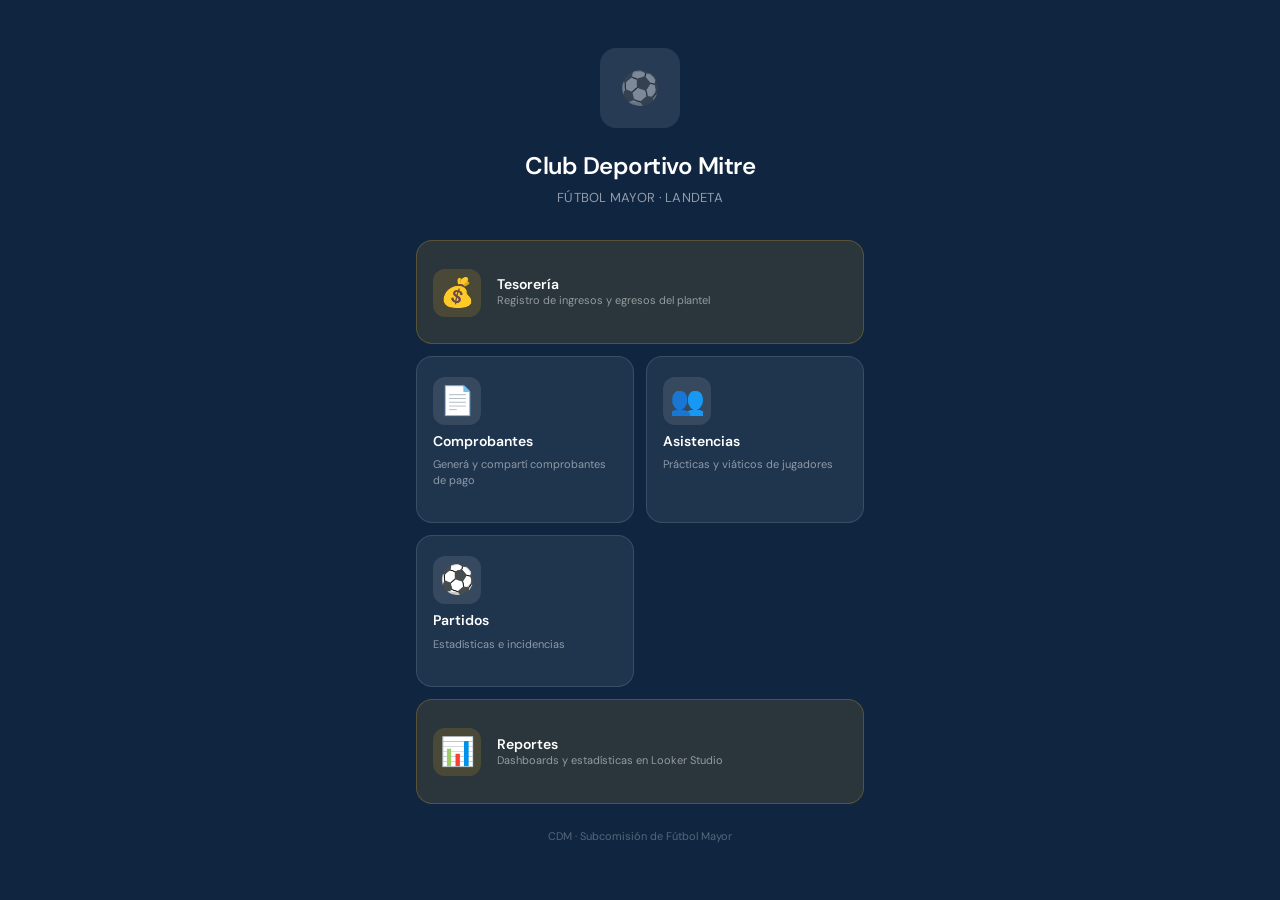
<file: index.html>
<!DOCTYPE html>
<html lang="es">
<head>
<meta charset="UTF-8">
<meta name="viewport" content="width=device-width, initial-scale=1, maximum-scale=1, user-scalable=no">
<meta name="theme-color" content="#0f2540">
<meta name="mobile-web-app-capable" content="yes">
<meta name="apple-mobile-web-app-capable" content="yes">
<meta name="apple-mobile-web-app-status-bar-style" content="black-translucent">
<meta name="apple-mobile-web-app-title" content="CDM">
<title>CDM · Gestión Fútbol Mayor</title>
<link rel="manifest" href="manifest.json">
<link rel="stylesheet" href="style-shared.css">
<link href="https://fonts.googleapis.com/css2?family=DM+Sans:wght@300;400;500;600&family=DM+Mono:wght@400;500&display=swap" rel="stylesheet">
<style>
body { background: #0f2540; }
#app {
  max-width: 480px; margin: 0 auto;
  min-height: 100vh; padding: 0 0 32px;
  display: flex; flex-direction: column;
}

/* ── Hero ── */
.hero {
  padding: 48px 24px 32px;
  display: flex; flex-direction: column; align-items: center;
  text-align: center;
}
.hero-logo {
  width: 80px; height: 80px; border-radius: 16px;
  overflow: hidden; margin-bottom: 20px;
  background: rgba(255,255,255,.1);
  display: flex; align-items: center; justify-content: center;
}
.hero-title {
  font-size: 24px; font-weight: 600; color: #fff;
  letter-spacing: -.5px; margin-bottom: 4px;
}
.hero-sub {
  font-size: 13px; color: rgba(255,255,255,.55);
  letter-spacing: .02em;
}

/* ── Módulos grid ── */
.modulos {
  padding: 0 16px;
  display: grid;
  grid-template-columns: 1fr 1fr;
  gap: 12px;
  flex: 1;
}
.modulo-card {
  background: rgba(255,255,255,.07);
  border: 1px solid rgba(255,255,255,.12);
  border-radius: 16px;
  padding: 20px 16px 18px;
  text-decoration: none;
  display: flex; flex-direction: column; align-items: flex-start;
  gap: 8px;
  transition: background .15s, transform .1s;
  -webkit-tap-highlight-color: transparent;
}
.modulo-card:active {
  background: rgba(255,255,255,.13);
  transform: scale(.97);
}
.modulo-icon {
  font-size: 28px; line-height: 1;
  width: 48px; height: 48px;
  background: rgba(255,255,255,.1);
  border-radius: 12px;
  display: flex; align-items: center; justify-content: center;
}
.modulo-name {
  font-size: 14px; font-weight: 600; color: #fff;
  line-height: 1.2;
}
.modulo-desc {
  font-size: 11px; color: rgba(255,255,255,.5);
  line-height: 1.4;
}
.modulo-card.destacado {
  grid-column: span 2;
  flex-direction: row; align-items: center; gap: 16px;
  background: rgba(200,151,42,.15);
  border-color: rgba(200,151,42,.3);
}
.modulo-card.destacado .modulo-icon {
  background: rgba(200,151,42,.2);
}

/* ── Footer ── */
.footer {
  padding: 24px;
  text-align: center;
  font-size: 11px;
  color: rgba(255,255,255,.3);
}
</style>
</head>
<body>
<div id="app">

  <!-- Hero -->
  <div class="hero">
    <div class="hero-logo" id="hero-logo">
      <!-- Logo cargado dinámicamente si existe -->
      <span style="font-size:32px; color:rgba(255,255,255,.4)">⚽</span>
    </div>
    <div class="hero-title">Club Deportivo Mitre</div>
    <div class="hero-sub">FÚTBOL MAYOR · LANDETA</div>
  </div>

  <!-- Módulos -->
  <div class="modulos">

    <a class="modulo-card destacado" href="tesoreria.html">
      <div class="modulo-icon">💰</div>
      <div>
        <div class="modulo-name">Tesorería</div>
        <div class="modulo-desc">Registro de ingresos y egresos del plantel</div>
      </div>
    </a>

    <a class="modulo-card" href="comprobantes.html">
      <div class="modulo-icon">📄</div>
      <div class="modulo-name">Comprobantes</div>
      <div class="modulo-desc">Generá y compartí comprobantes de pago</div>
    </a>

    <a class="modulo-card" href="asistencias.html">
      <div class="modulo-icon">👥</div>
      <div class="modulo-name">Asistencias</div>
      <div class="modulo-desc">Prácticas y viáticos de jugadores</div>
    </a>

    <a class="modulo-card" href="partidos.html">
      <div class="modulo-icon">⚽</div>
      <div class="modulo-name">Partidos</div>
      <div class="modulo-desc">Estadísticas e incidencias</div>
    </a>

    <a class="modulo-card destacado" href="reportes.html">
      <div class="modulo-icon">📊</div>
      <div>
        <div class="modulo-name">Reportes</div>
        <div class="modulo-desc">Dashboards y estadísticas en Looker Studio</div>
      </div>
    </a>

  </div>

  <div class="footer">CDM · Subcomisión de Fútbol Mayor</div>
</div>
</body>
</html>
</file>
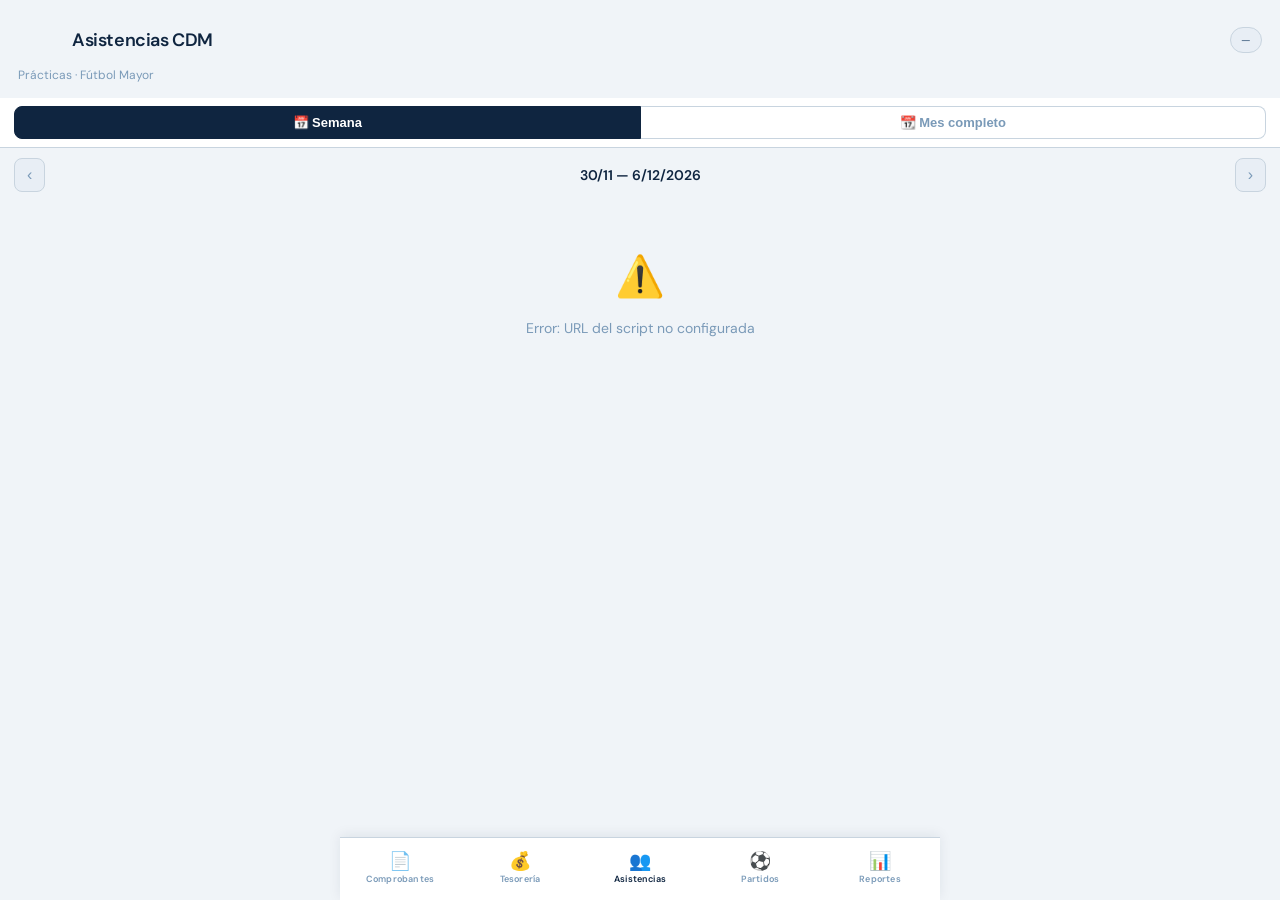
<file: asistencias.html>
<!DOCTYPE html>
<html lang="es">
<head>
<meta charset="UTF-8">
<meta name="viewport" content="width=device-width, initial-scale=1, maximum-scale=1, user-scalable=no">
<meta name="theme-color" content="#0f2540">
<meta name="mobile-web-app-capable" content="yes">
<meta name="apple-mobile-web-app-capable" content="yes">
<title>Asistencias · CDM</title>
<link rel="manifest" href="manifest.json">
<link rel="stylesheet" href="style-shared.css">
<link href="https://fonts.googleapis.com/css2?family=DM+Sans:wght@300;400;500;600&family=DM+Mono:wght@400;500&display=swap" rel="stylesheet">
<style>
#app { max-width: 100%; margin: 0 auto; padding-bottom: 88px; min-height: 100vh; }

/* ── Controles ── */
.controles {
  padding: 10px 14px 8px;
  display: flex; gap: 8px; align-items: center; flex-wrap: wrap;
}
.controles select.inp { flex: 1; min-width: 130px; max-width: 200px; font-size: 14px; padding: 9px 32px 9px 12px; }

.semanas-row {
  display: flex; gap: 6px; padding: 0 14px 10px;
  overflow-x: auto; scrollbar-width: none;
}
.semanas-row::-webkit-scrollbar { display: none; }
.sem-btn {
  flex-shrink: 0; padding: 7px 14px;
  border: 1px solid var(--border); border-radius: 20px;
  background: none; cursor: pointer;
  font-family: var(--font); font-size: 12px; font-weight: 600;
  color: var(--text3); transition: all .12s; white-space: nowrap;
}
.sem-btn.active { border-color: var(--navy); background: var(--navy); color: #fff; }

/* ── Tabla calendario ── */
.cal-outer {
  overflow-x: auto;
  padding: 0 14px 12px;
  -webkit-overflow-scrolling: touch;
}
table.cal {
  border-collapse: collapse;
  font-size: 13px;
  min-width: 100%;
}
table.cal th, table.cal td {
  border: 1px solid var(--border);
  text-align: center;
  vertical-align: middle;
}

/* Columna de jugador */
table.cal th.col-jug, table.cal td.col-jug {
  text-align: left;
  padding: 8px 12px;
  white-space: nowrap;
  position: sticky; left: 0; z-index: 2;
  background: #fff;
  min-width: 130px; max-width: 170px;
}
table.cal thead th.col-jug {
  background: var(--navy); color: #fff;
  z-index: 3;
}

/* Encabezados de días */
table.cal thead th.col-dia {
  background: var(--navy); color: #fff;
  padding: 6px 10px; min-width: 48px;
}
.th-dia-nombre { font-size: 11px; font-weight: 700; letter-spacing: .05em; }
.th-dia-num    { font-size: 15px; font-weight: 600; margin-top: 2px; }
.th-dia-num.fuera-mes { color: rgba(255,255,255,.35); }

/* Celdas de asistencia */
table.cal td.col-dia {
  padding: 7px 8px;
  font-family: var(--mono); font-size: 14px; font-weight: 600;
}
td.asistio    { color: #1a7a4a; background: rgba(26,122,74,.07); }
td.no-asistio { color: #c8d4df; }
td.sin-practica { color: #e0e0e0; background: #fafafa; }

/* Fila de totales */
tr.fila-total td { background: var(--navy3); font-weight: 700; font-size: 12px; }
tr.fila-total td.col-jug { color: var(--text3); text-transform: uppercase; letter-spacing: .05em; }
tr.fila-total td.col-dia { color: var(--navy); }

/* Fila total por jugador */
table.cal td.col-total {
  font-weight: 700; font-size: 13px;
  color: var(--navy); background: var(--navy3);
  padding: 7px 10px;
  position: sticky; right: 0;
  border-left: 2px solid var(--border2);
}
table.cal thead th.col-total {
  background: var(--navy); color: rgba(255,255,255,.8);
  font-size: 11px; padding: 6px 10px;
  position: sticky; right: 0;
  border-left: 2px solid rgba(255,255,255,.2);
}

/* Filas alternadas */
tbody tr:nth-child(even) td:not(.col-jug):not(.col-total) { background: #fafbfc; }
tbody tr:nth-child(even) td.asistio { background: rgba(26,122,74,.1); }
tbody tr:hover td.col-jug { background: var(--navy3); }

/* Resumen debajo de la tabla */
.resumen-chips {
  display: flex; gap: 8px; flex-wrap: wrap;
  padding: 8px 14px 4px;
}
.chip {
  font-size: 12px; padding: 4px 12px; border-radius: 20px;
  background: var(--navy3); color: var(--text2); border: 1px solid var(--border);
}
.chip strong { color: var(--navy); }

.loading-wrap { padding: 48px; text-align: center; }

/* ── Toggle de vista ── */
.vista-toggle {
  display: flex; gap: 0; padding: 8px 14px;
  border-bottom: 1px solid var(--border); background: #fff;
}
.vista-btn {
  flex: 1; padding: 8px 0; font-size: 13px; font-weight: 600;
  border: 1.5px solid var(--border); background: none; color: var(--text3);
  cursor: pointer; transition: all .12s;
}
.vista-btn:first-child { border-radius: 8px 0 0 8px; }
.vista-btn:last-child  { border-radius: 0 8px 8px 0; border-left: none; }
.vista-btn.activa { background: var(--navy); color: #fff; border-color: var(--navy); }

/* ── Vista semanal ── */
.semana-nav-row {
  display: flex; align-items: center; gap: 8px; padding: 10px 14px 6px;
}
.semana-nav-row button {
  background: var(--navy3); border: 1px solid var(--border); border-radius: 8px;
  padding: 7px 12px; font-size: 16px; color: var(--text3); cursor: pointer;
}
.semana-nav-row .semana-lbl-v {
  flex: 1; text-align: center; font-size: 14px; font-weight: 600; color: var(--navy);
}

/* Badges en vista semanal */
.badge-p  { background: rgba(26,158,92,.12); color: #1a7a4a; border-radius: 6px; padding: 2px 6px; font-weight: 700; font-size: 12px; }
.badge-f  { background: rgba(26,107,191,.12);color: var(--blue); border-radius: 6px; padding: 2px 6px; font-weight: 700; font-size: 12px; }
.badge-av { background: rgba(176,96,0,.1);   color: var(--amber); border-radius: 6px; padding: 2px 6px; font-weight: 700; font-size: 12px; }
.badge-au { color: var(--border); font-size: 14px; }
.badge-x  { color: var(--red); opacity: .5; font-size: 12px; font-weight: 700; }

.sem-table-wrap { overflow-x: auto; padding: 0 14px 12px; -webkit-overflow-scrolling: touch; }
.sem-table { border-collapse: collapse; font-size: 12px; min-width: 100%; background: #fff; border-radius: 10px; overflow: hidden; box-shadow: 0 1px 4px rgba(0,0,0,.08); }
.sem-table th { background: var(--navy); color: rgba(255,255,255,.9); padding: 8px 6px; text-align: center; font-size: 11px; white-space: nowrap; font-weight: 600; }
.sem-table th.col-nombre { text-align: left; padding-left: 12px; position: sticky; left: 0; background: var(--navy); z-index: 2; }
.sem-table td { padding: 8px 6px; text-align: center; border-bottom: 1px solid var(--border); }
.sem-table td.col-nombre { text-align: left; padding-left: 12px; font-weight: 600; font-size: 12px; color: var(--navy); position: sticky; left: 0; background: #fff; z-index: 1; white-space: nowrap; }
.sem-table tr:last-child td { border-bottom: none; }
.sem-table tfoot td { background: rgba(15,37,64,.05); font-weight: 700; font-size: 11px; color: var(--navy); border-top: 2px solid var(--border); font-family: var(--mono); }
</style>
</head>
<body>
<div id="app">

  <!-- Header -->
  <div class="hdr">
    <div class="hdr-logo">
      <div class="hdr-escudo"></div>
      <div class="hdr-title">Asistencias <span>CDM</span></div>
    </div>
    <span class="badge" id="badge">—</span>
  </div>
  <div class="hdr-sub">Prácticas · Fútbol Mayor</div>

  <!-- Toggle vista -->
  <div class="vista-toggle">
    <button class="vista-btn activa" id="vbtn-semana" onclick="cambiarVista('semana')">📅 Semana</button>
    <button class="vista-btn"        id="vbtn-mes"    onclick="cambiarVista('mes')">📆 Mes completo</button>
  </div>

  <!-- VISTA SEMANAL -->
  <div id="vista-semana">
    <div class="semana-nav-row">
      <button onclick="navSemana(-1)">‹</button>
      <span class="semana-lbl-v" id="semana-lbl-v">—</span>
      <button onclick="navSemana(1)">›</button>
    </div>
    <div id="semana-cont">
      <div class="loading-wrap"><div class="spinner"></div><p style="margin-top:12px;color:var(--text3);font-size:14px">Cargando…</p></div>
    </div>
  </div>

  <!-- VISTA MENSUAL -->
  <div id="vista-mes" style="display:none">
    <!-- Controles: mes + botón actualizar -->
    <div class="controles">
      <select id="sel-mes" class="inp" onchange="cambiarMes()">
        <option value="">Cargando…</option>
      </select>
      <button class="btn-primary" style="padding:9px 16px;width:auto;font-size:13px" onclick="cargarDatos()">↺</button>
    </div>

    <!-- Filtro por semana -->
    <div class="semanas-row" id="semanas-row">
      <button class="sem-btn active" data-sem="0" onclick="cambiarSemana(0)">Mes completo</button>
      <button class="sem-btn" data-sem="1" onclick="cambiarSemana(1)">Sem 1 (1–7)</button>
      <button class="sem-btn" data-sem="2" onclick="cambiarSemana(2)">Sem 2 (8–14)</button>
      <button class="sem-btn" data-sem="3" onclick="cambiarSemana(3)">Sem 3 (15–21)</button>
      <button class="sem-btn" data-sem="4" onclick="cambiarSemana(4)">Sem 4 (22–fin)</button>
    </div>

    <!-- Tabla o estado -->
    <div id="cal-container">
      <div class="loading-wrap">
        <div class="spinner"></div>
        <p style="margin-top:12px;color:var(--text3);font-size:14px">Cargando asistencias…</p>
      </div>
    </div>

    <!-- Resumen -->
    <div id="resumen-chips" class="resumen-chips"></div>
  </div>

</div>

<div id="bottom-nav"></div>
<script src="api.js"></script>
<script>
/* ─── Constantes ─── */
// Lunes = 0 … Domingo = 6 (semana argentina empieza el lunes)
const DIA_LETRA  = ['L','M','X','J','V','S','D'];
const DIA_NOMBRE = ['Lunes','Martes','Miércoles','Jueves','Viernes','Sábado','Domingo'];
const MESES_ES   = ['Enero','Febrero','Marzo','Abril','Mayo','Junio',
                    'Julio','Agosto','Septiembre','Octubre','Noviembre','Diciembre'];

// Rango de días por semana
const SEMANAS = {
  1: { ini: 1,  fin: 7  },
  2: { ini: 8,  fin: 14 },
  3: { ini: 15, fin: 21 },
  4: { ini: 22, fin: 31 },
};

/* ─── Estado ─── */
let todas          = [];   // todos los registros cargados
let mesActual      = '';   // 'YYYY-MM'
let semActual      = 0;    // 0=mes completo, 1-4
let vistaActual    = 'semana';
let semanaOffset   = 0;    // para vista semanal

/* ─── Toggle de vista ─── */
function cambiarVista(v) {
  vistaActual = v;
  document.getElementById('vista-semana').style.display = v === 'semana' ? '' : 'none';
  document.getElementById('vista-mes').style.display    = v === 'mes'    ? '' : 'none';
  document.getElementById('vbtn-semana').className = 'vista-btn' + (v === 'semana' ? ' activa' : '');
  document.getElementById('vbtn-mes').className    = 'vista-btn' + (v === 'mes'    ? ' activa' : '');
  if (v === 'semana') renderSemana();
  if (v === 'mes' && mesActual) renderCalendario();
}

/* ─── Carga ─── */
async function cargarDatos() {
  if (vistaActual === 'semana') {
    renderSemana();
    return;
  }
  const cont = document.getElementById('cal-container');
  cont.innerHTML = '<div class="loading-wrap"><div class="spinner"></div><p style="margin-top:12px;color:var(--text3);font-size:14px">Cargando…</p></div>';
  document.getElementById('resumen-chips').innerHTML = '';

  try {
    const r = await apiPost('getAsistencias', {});
    todas = r.asistencias || [];

    // Construir selector de meses desde los datos
    const meses = [...new Set(todas.map(a => a.fecha.slice(0, 7)))].sort().reverse();
    const selMes = document.getElementById('sel-mes');
    selMes.innerHTML = meses.length
      ? meses.map(m => {
          const [y, mo] = m.split('-');
          return `<option value="${m}">${MESES_ES[+mo - 1]} ${y}</option>`;
        }).join('')
      : '<option value="">Sin datos</option>';

    if (!mesActual || !meses.includes(mesActual)) {
      mesActual = meses[0] || '';
    }
    selMes.value = mesActual;

    renderCalendario();
  } catch (e) {
    cont.innerHTML = `
      <div class="empty-state">
        <div class="es-icon">⚠️</div>
        <p>${e.message === 'URL del script no configurada'
          ? 'Configurá la URL del script en <a href="tesoreria.html">Tesorería → Config</a>'
          : 'Error: ' + e.message}</p>
      </div>`;
  }
}

/* ─── Cambios de filtro ─── */
function cambiarMes() {
  mesActual = document.getElementById('sel-mes').value;
  renderCalendario();
}
function cambiarSemana(n) {
  semActual = n;
  document.querySelectorAll('.sem-btn').forEach(b => {
    b.classList.toggle('active', +b.dataset.sem === n);
  });
  renderCalendario();
}

/* ─── Render principal ─── */
function renderCalendario() {
  const cont = document.getElementById('cal-container');
  if (!mesActual) {
    cont.innerHTML = '<div class="empty-state"><div class="es-icon">📅</div><p>Sin datos de asistencias.</p></div>';
    return;
  }

  // Filtrar por mes
  const delMes = todas.filter(a => a.fecha.startsWith(mesActual));

  // Determinar columnas (días a mostrar)
  const columnas = obtenerColumnas(mesActual, semActual);

  // Fechas con al menos 1 asistencia
  const fechasConPractica = new Set(delMes.map(a => a.fecha));

  // Jugadores únicos presentes en el período filtrado
  const datosFiltrados = semActual === 0
    ? delMes
    : delMes.filter(a => {
        const dia = +a.fecha.split('-')[2];
        const r   = SEMANAS[semActual];
        return dia >= r.ini && dia <= r.fin;
      });

  const jugadores = [...new Set(datosFiltrados.map(a => a.jugador))].sort();

  if (jugadores.length === 0) {
    cont.innerHTML = '<div class="empty-state"><div class="es-icon">👥</div><p>Sin asistencias en este período.</p></div>';
    document.getElementById('resumen-chips').innerHTML = '';
    document.getElementById('badge').textContent = '0 jugadores';
    return;
  }

  // ── Construir tabla ──
  const thDias = columnas.map(col => {
    const esPractica = fechasConPractica.has(col.fecha);
    const numClass   = col.enMes ? '' : ' fuera-mes';
    const marcador   = esPractica ? '' : ' style="opacity:.4"';
    return `<th class="col-dia"${marcador}>
      <div class="th-dia-nombre">${col.letra}</div>
      <div class="th-dia-num${numClass}">${col.dia}</div>
    </th>`;
  }).join('');

  // Mapa rápido: "fecha|jugador" → estado
  const estadoMap = {};
  datosFiltrados.forEach(a => { estadoMap[a.fecha + '|' + a.jugador] = a.estado || a.tipo; });

  const filas = jugadores.map(jug => {
    let totalJug = 0;
    const celdas = columnas.map(col => {
      if (!col.enMes) return '<td class="col-dia sin-practica">·</td>';
      const practica = fechasConPractica.has(col.fecha);
      if (!practica) return '<td class="col-dia sin-practica">—</td>';
      const est = estadoMap[col.fecha + '|' + jug];
      if (est === 'Presente' || est === 'Local')           { totalJug++; return '<td class="col-dia asistio"><span class="badge-p">P</span></td>'; }
      if (est === 'Entrenó Afuera' || est === 'Afuera')    { totalJug++; return '<td class="col-dia asistio"><span class="badge-f">F</span></td>'; }
      if (est === 'Ausente c/Aviso'|| est === 'AusenteAviso') { return '<td class="col-dia"><span class="badge-av">A</span></td>'; }
      if (est === 'Ausente')                               { return '<td class="col-dia no-asistio"><span class="badge-x">X</span></td>'; }
      return '<td class="col-dia no-asistio">–</td>';
    }).join('');
    return `<tr>
      <td class="col-jug">${esc(jug)}</td>
      ${celdas}
      <td class="col-total">${totalJug}</td>
    </tr>`;
  }).join('');

  // Fila de totales por día (solo presentes + fuera)
  const totalsDia = columnas.map(col => {
    if (!col.enMes || !fechasConPractica.has(col.fecha)) return '<td class="col-dia"></td>';
    const count = datosFiltrados.filter(a => {
      if (a.fecha !== col.fecha) return false;
      const est = a.estado || a.tipo;
      return est === 'Presente' || est === 'Local' || est === 'Entrenó Afuera' || est === 'Afuera';
    }).length;
    return `<td class="col-dia">${count || '—'}</td>`;
  }).join('');

  const totalGeneral = datosFiltrados.filter(a => {
    const est = a.estado || a.tipo;
    return est === 'Presente' || est === 'Local' || est === 'Entrenó Afuera' || est === 'Afuera';
  }).length;

  cont.innerHTML = `
    <div class="cal-outer">
      <table class="cal">
        <thead>
          <tr>
            <th class="col-jug">Jugador</th>
            ${thDias}
            <th class="col-total">Total</th>
          </tr>
        </thead>
        <tbody>
          ${filas}
          <tr class="fila-total">
            <td class="col-jug">Total del día</td>
            ${totalsDia}
            <td class="col-total">${totalGeneral}</td>
          </tr>
        </tbody>
      </table>
    </div>`;

  // Resumen chips
  const practicasDias = columnas.filter(c => c.enMes && fechasConPractica.has(c.fecha)).length;
  const promedio = jugadores.length > 0
    ? (totalGeneral / Math.max(practicasDias, 1)).toFixed(1)
    : 0;
  document.getElementById('resumen-chips').innerHTML = `
    <div class="chip"><strong>${jugadores.length}</strong> jugadores</div>
    <div class="chip"><strong>${practicasDias}</strong> prácticas</div>
    <div class="chip"><strong>${totalGeneral}</strong> asistencias</div>
    <div class="chip">Promedio <strong>${promedio}</strong> / práctica</div>`;

  document.getElementById('badge').textContent = jugadores.length + ' jugadores';
}

/* ─── Vista semanal ─── */
function navSemana(d) { semanaOffset += d; renderSemana(); }

async function renderSemana() {
  const hoyDate = new Date();
  hoyDate.setDate(hoyDate.getDate() + semanaOffset * 7);
  const dow    = (hoyDate.getDay() + 6) % 7;
  const lunes  = new Date(hoyDate); lunes.setDate(hoyDate.getDate() - dow);
  const domingo = new Date(lunes);  domingo.setDate(lunes.getDate() + 6);
  const toISO  = d => d.toISOString().split('T')[0];
  const dias   = Array.from({length: 7}, (_, i) => {
    const d = new Date(lunes); d.setDate(lunes.getDate() + i);
    return { fecha: toISO(d), d };
  });
  const DIAS_NOM = ['L','M','X','J','V','S','D'];
  const lbl = `${lunes.getDate()}/${lunes.getMonth()+1} — ${domingo.getDate()}/${domingo.getMonth()+1}/${domingo.getFullYear()}`;
  document.getElementById('semana-lbl-v').textContent = lbl;

  const cont = document.getElementById('semana-cont');
  cont.innerHTML = '<div class="loading-wrap"><div class="spinner"></div><p style="margin-top:12px;color:var(--text3);font-size:14px">Cargando…</p></div>';

  try {
    const r = await apiPost('getAsistencias', { filtros: { fechaDesde: toISO(lunes), fechaHasta: toISO(domingo) } });
    const data = {};
    (r.asistencias || []).forEach(a => {
      if (!data[a.jugador]) data[a.jugador] = {};
      data[a.jugador][a.fecha] = a.estado || a.tipo;
    });

    const jugList = [...new Set(Object.keys(data))].sort((a, b) => a.localeCompare(b, 'es'));
    if (jugList.length === 0) {
      cont.innerHTML = '<div class="empty-state"><div class="es-icon">📅</div><p>Sin asistencias en esta semana.</p></div>';
      return;
    }

    const thDias = dias.map((d, i) => {
      const esHoy = toISO(new Date()) === d.fecha;
      return `<th${esHoy?' style="color:var(--gold)"':''}>${DIAS_NOM[i]}<br><small>${d.d.getDate()}/${d.d.getMonth()+1}</small></th>`;
    }).join('');

    const totales = Array(7).fill(0);
    const filas = jugList.map(nombre => {
      const celdas = dias.map((d, i) => {
        const est = (data[nombre] || {})[d.fecha];
        if (est === 'Presente'        || est === 'Local')        { totales[i]++; return `<td><span class="badge-p">P</span></td>`; }
        if (est === 'Entrenó Afuera'  || est === 'Afuera')       { totales[i]++; return `<td><span class="badge-f">F</span></td>`; }
        if (est === 'Ausente c/Aviso' || est === 'AusenteAviso') { return `<td><span class="badge-av">A</span></td>`; }
        if (est === 'Ausente')                                   { return `<td><span class="badge-x">X</span></td>`; }
        return `<td><span class="badge-au">—</span></td>`;
      }).join('');
      return `<tr><td class="col-nombre">${esc(nombre)}</td>${celdas}</tr>`;
    }).join('');

    const tfootCeldas = totales.map(n => `<td>${n||'—'}</td>`).join('');

    cont.innerHTML = `
      <div class="sem-table-wrap">
        <table class="sem-table">
          <thead><tr><th class="col-nombre">Jugador</th>${thDias}</tr></thead>
          <tbody>${filas}</tbody>
          <tfoot><tr><td class="col-nombre">Presentes</td>${tfootCeldas}</tr></tfoot>
        </table>
      </div>`;
  } catch(e) {
    cont.innerHTML = `<div class="empty-state"><div class="es-icon">⚠️</div><p>Error: ${e.message}</p></div>`;
  }
}

/* ─── Calcular columnas (Mon–Dom) para el período ─── */
function obtenerColumnas(mesStr, sem) {
  const [y, m] = mesStr.split('-').map(Number);
  const ultimoDia = new Date(y, m, 0).getDate();

  if (sem === 0) {
    // Mes completo: grilla expandida L→D con relleno de semanas completas
    const cols = [];
    const primerDia   = new Date(y, m - 1, 1);
    const offsetLunes = (primerDia.getDay() + 6) % 7; // días antes del lunes inicial
    const startDate   = new Date(y, m - 1, 1 - offsetLunes);
    const semanas     = Math.ceil((ultimoDia + offsetLunes) / 7);
    for (let i = 0; i < semanas * 7; i++) {
      const d     = new Date(startDate.getFullYear(), startDate.getMonth(), startDate.getDate() + i);
      const enMes = d.getMonth() === m - 1;
      const fecha = `${d.getFullYear()}-${pad(d.getMonth()+1)}-${pad(d.getDate())}`;
      cols.push({ letra: DIA_LETRA[i % 7], dia: d.getDate(), fecha, enMes });
    }
    return cols;
  }

  // Vista semanal: mostrar los días del rango en orden cronológico,
  // cada uno etiquetado con su día de semana real (L/M/X/J/V/S/D)
  const diaIni = SEMANAS[sem].ini;
  const diaFin = Math.min(SEMANAS[sem].fin, ultimoDia);
  const cols = [];
  for (let dia = diaIni; dia <= diaFin; dia++) {
    const d   = new Date(y, m - 1, dia);
    const dow = (d.getDay() + 6) % 7;  // 0=Lun … 6=Dom
    const fecha = `${y}-${pad(m)}-${pad(dia)}`;
    cols.push({ letra: DIA_LETRA[dow], dia, fecha, enMes: true });
  }
  return cols;
}

/* ─── Utils ─── */
function pad(n) { return String(n).padStart(2, '0'); }
function esc(s) { return String(s||'').replace(/&/g,'&amp;').replace(/</g,'&lt;').replace(/>/g,'&gt;'); }

window.addEventListener('DOMContentLoaded', () => {
  cambiarVista('semana');
});
</script>
<script src="nav.js"></script>
</body>
</html>
</file>
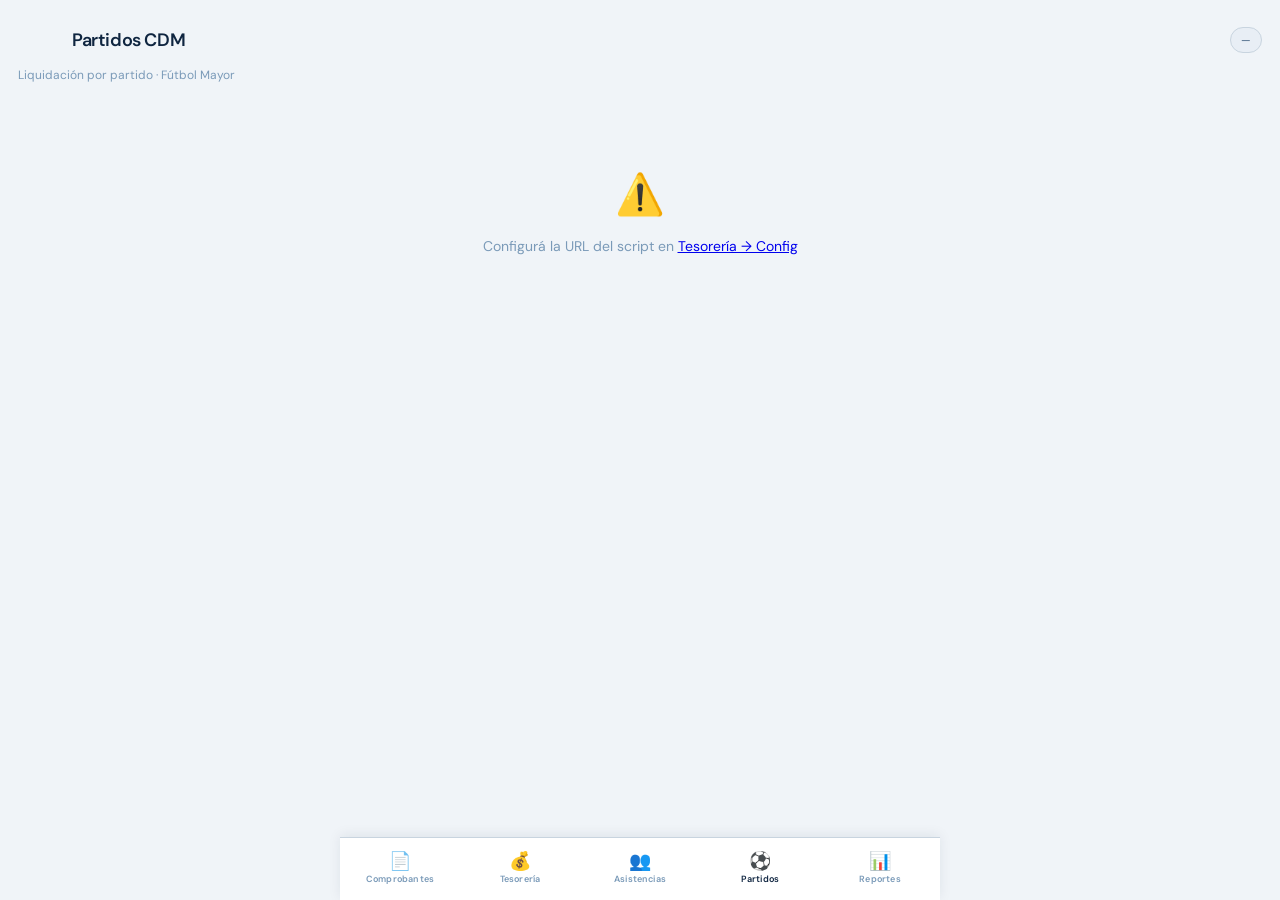
<file: partidos.html>
<!DOCTYPE html>
<html lang="es">
<head>
<meta charset="UTF-8">
<meta name="viewport" content="width=device-width, initial-scale=1, maximum-scale=1, user-scalable=no">
<meta name="theme-color" content="#0f2540">
<meta name="mobile-web-app-capable" content="yes">
<meta name="apple-mobile-web-app-capable" content="yes">
<meta name="apple-mobile-web-app-status-bar-style" content="black-translucent">
<title>Partidos · CDM</title>
<link rel="manifest" href="manifest.json">
<link rel="stylesheet" href="style-shared.css">
<link href="https://fonts.googleapis.com/css2?family=DM+Sans:wght@300;400;500;600&family=DM+Mono:wght@400;500&display=swap" rel="stylesheet">
<style>
#app { max-width: 100%; margin: 0 auto; padding-bottom: 88px; min-height: 100vh; }

/* ── Filtro de meses ── */
.mes-scroll {
  overflow-x: auto; padding: 12px 16px 6px;
  display: flex; gap: 8px; scrollbar-width: none;
}
.mes-scroll::-webkit-scrollbar { display: none; }
.mes-btn {
  flex: 0 0 auto;
  background: var(--navy3); color: var(--text3);
  border: 1px solid var(--border); border-radius: 20px;
  padding: 7px 16px; font-size: 13px; font-weight: 500;
  cursor: pointer; white-space: nowrap; transition: all .15s;
}
.mes-btn.activo {
  background: var(--navy); color: #fff; border-color: var(--navy);
}

/* ── Filtro de partidos ── */
.partidos-filter {
  padding: 4px 16px 8px; display: flex; flex-direction: column; gap: 6px;
}
.pf-header {
  display: flex; align-items: center; gap: 8px; font-size: 11px;
  color: var(--text3); text-transform: uppercase; letter-spacing: .06em;
}
.pf-actions { display: flex; gap: 6px; margin-left: auto; }
.pf-action-btn {
  background: none; border: none; color: var(--gold); font-size: 12px;
  font-weight: 600; cursor: pointer; padding: 0 4px;
}
.pf-chips { display: flex; flex-wrap: wrap; gap: 6px; }
.partido-chip {
  flex: 0 0 auto; cursor: pointer; border-radius: 10px;
  padding: 5px 12px; font-size: 12px; font-weight: 500; white-space: nowrap;
  border: 1px solid var(--border); background: #fff; color: var(--navy);
  transition: all .15s; line-height: 1.3; text-align: center;
}
.partido-chip .pc-fecha { display: block; font-size: 10px; color: var(--text3); font-weight: 400; }
.partido-chip.activo {
  background: var(--navy); color: #fff; border-color: var(--navy);
}
.partido-chip.activo .pc-fecha { color: rgba(255,255,255,.6); }
.partido-chip:not(.activo) { opacity: .55; }

/* ── Chips resumen ── */
.chips { display: flex; gap: 8px; flex-wrap: wrap; padding: 6px 16px 12px; }
.chip {
  background: #fff; border: 1px solid var(--border); border-radius: 8px;
  padding: 8px 14px; font-size: 12px; color: var(--text3);
}
.chip strong { display: block; font-size: 18px; font-weight: 600; color: var(--navy); font-family: var(--mono); }

/* ── Tabla liquidación ── */
.liq-wrap { overflow-x: auto; padding: 0 16px 24px; }
.liq-table {
  border-collapse: collapse; font-size: 12px;
  background: #fff; border-radius: 10px; overflow: hidden;
  box-shadow: 0 1px 4px rgba(0,0,0,.08);
}
.liq-table th, .liq-table td {
  padding: 9px 11px; white-space: nowrap;
  text-align: right; border-bottom: 1px solid var(--border);
}
/* Sticky header */
.liq-table thead th {
  position: sticky; top: 0; z-index: 2;
  background: var(--navy); color: rgba(255,255,255,.9);
  font-size: 11px; font-weight: 600;
  text-transform: uppercase; letter-spacing: .05em;
}
/* Sticky primera columna */
.col-nombre {
  text-align: left !important;
  position: sticky; left: 0; z-index: 1;
  background: #fff; min-width: 130px; max-width: 160px;
  font-weight: 600; color: var(--navy);
  box-shadow: 2px 0 6px rgba(0,0,0,.06);
}
thead th.col-nombre { z-index: 3; background: var(--navy); }

/* Separador entre tasas y partidos */
.sep-right { border-right: 2px solid rgba(255,255,255,.2) !important; }
td.sep-right { border-right: 2px solid var(--border) !important; }

/* Columnas de tasas (referencia) */
.col-tasa { color: var(--text3); font-family: var(--mono); font-size: 11px; }
thead th.col-tasa { color: rgba(255,255,255,.6); }

/* Celdas de partido */
.monto-titular   { color: #1a6bbf; font-weight: 600; font-family: var(--mono); }
.monto-sup-min   { color: #b06000; font-weight: 600; font-family: var(--mono); }
.monto-suplente  { color: #666; font-weight: 500; font-family: var(--mono); }
.monto-vacio     { color: var(--border); font-size: 11px; }

/* Columna total */
.col-total {
  font-weight: 700; font-family: var(--mono); color: var(--navy);
  background: rgba(15,37,64,.04);
  border-left: 2px solid var(--border) !important;
  position: sticky; right: 0;
  box-shadow: -2px 0 6px rgba(0,0,0,.06);
}
thead th.col-total {
  background: rgba(255,255,255,.12) !important;
  border-left-color: rgba(255,255,255,.2) !important;
}

/* Fila de totales (pie) */
tfoot td {
  font-weight: 700; font-family: var(--mono); font-size: 11px;
  color: var(--navy); background: rgba(15,37,64,.06);
  border-top: 2px solid var(--border);
}
tfoot td.col-nombre { color: var(--text3); font-size: 11px; }

/* Header de partido (2 líneas) */
.th-partido-fecha { font-size: 10px; font-weight: 500; opacity: .7; display: block; }
.th-partido-rival { display: block; }

/* Banda alterna */
.liq-table tbody tr:nth-child(even) td:not(.col-nombre):not(.col-total) {
  background: rgba(15,37,64,.02);
}
.liq-table tbody tr:nth-child(even) .col-nombre { background: #f9f9f9; }

.loading-wrap { padding: 48px; text-align: center; }
</style>
</head>
<body>
<div id="app">

  <!-- Header -->
  <div class="hdr">
    <div class="hdr-logo">
      <div class="hdr-escudo" id="escudo-wrap"></div>
      <div class="hdr-title">Partidos <span>CDM</span></div>
    </div>
    <span class="badge" id="badge">—</span>
  </div>
  <div class="hdr-sub">Liquidación por partido · Fútbol Mayor</div>

  <!-- Filtro de meses -->
  <div class="mes-scroll" id="mes-scroll"></div>

  <!-- Filtro de partidos -->
  <div class="partidos-filter" id="partidos-filter" style="display:none">
    <div class="pf-header">
      Partidos
      <div class="pf-actions">
        <button class="pf-action-btn" onclick="selTodosPartidos()">Todos</button>
        <button class="pf-action-btn" onclick="selNingunoPartidos()">Ninguno</button>
      </div>
    </div>
    <div class="pf-chips" id="pf-chips"></div>
  </div>

  <!-- Chips resumen -->
  <div class="chips" id="chips" style="display:none">
    <div class="chip"><strong id="c-partidos">0</strong>Partidos</div>
    <div class="chip"><strong id="c-jugadores">0</strong>Jugadores</div>
    <div class="chip"><strong id="c-goles">0</strong>Goles</div>
    <div class="chip"><strong id="c-vallas">0</strong>Vallas inv.</div>
  </div>

  <!-- Tabla -->
  <div id="liq-container">
    <div class="loading-wrap">
      <div class="spinner"></div>
      <p style="margin-top:12px;color:var(--text3);font-size:14px">Cargando datos…</p>
    </div>
  </div>

</div>

<!-- Navegación entre módulos -->
<div id="bottom-nav"></div>

<script src="api.js"></script>
<script>
const MESES_NOM = ['Ene','Feb','Mar','Abr','May','Jun','Jul','Ago','Sep','Oct','Nov','Dic'];

/* ── Parseo de rol del formulario ──
   Valores posibles: T | S | S/con minutos | T,A | S,A | S/con minutos,A  */
function parsearRol(rolRaw) {
  const partes = (rolRaw || '').split(',').map(s => s.trim());
  const esArquero = partes.includes('A');
  let tipo = '';
  if (partes.includes('T'))                                     tipo = 'titular';
  else if (partes.some(s => s.toLowerCase().includes('min')))   tipo = 'supMin';
  else if (partes.includes('S'))                                tipo = 'suplente';
  return { tipo, esArquero };
}

function labelRol(tipo, esArquero) {
  const base = tipo === 'titular'  ? 'Titular'
             : tipo === 'supMin'   ? 'Sup c/min'
             : tipo === 'suplente' ? 'Suplente' : '';
  return esArquero && base ? 'Arq. ' + base : base;
}

let jugadores        = [];
let partidos         = [];
let mesActual        = '';
let selectedMatches  = null;   // null = todos; Set de matchKeys seleccionados
let matchMap_global  = {};     // expuesto para acceso desde toggleMatch/renderFiltros

/* ── Carga inicial ── */
async function cargarDatos() {
  const cont = document.getElementById('liq-container');
  cont.innerHTML = '<div class="loading-wrap"><div class="spinner"></div><p style="margin-top:12px;color:var(--text3);font-size:14px">Cargando datos…</p></div>';

  try {
    const [rJug, rPart] = await Promise.all([
      apiPost('getJugadores', {}),
      apiPost('getPartidos',  {})
    ]);
    jugadores = rJug.jugadores || [];
    partidos  = rPart.partidos || [];

    const meses = obtenerMeses();
    mesActual = meses.length ? meses[meses.length - 1] : '';

    renderMeses(meses);
    renderLiquidacion();
  } catch(e) {
    cont.innerHTML = `
      <div class="empty-state">
        <div class="es-icon">⚠️</div>
        <p>${e.message === 'URL del script no configurada'
          ? 'Configurá la URL del script en <a href="tesoreria.html">Tesorería → Config</a>'
          : 'Error al cargar: ' + e.message}</p>
      </div>`;
  }
}

/* ── Meses disponibles ── */
function obtenerMeses() {
  const set = new Set();
  partidos.forEach(p => { if (p.fecha && p.fecha.length >= 7) set.add(p.fecha.substring(0, 7)); });
  return Array.from(set).sort();
}

function mesLabel(m) {
  const [y, mo] = m.split('-');
  return MESES_NOM[parseInt(mo) - 1] + ' ' + y;
}

function renderMeses(meses) {
  const cont = document.getElementById('mes-scroll');
  if (!meses.length) { cont.innerHTML = ''; return; }
  cont.innerHTML = meses.map(m =>
    `<button class="mes-btn${m === mesActual ? ' activo' : ''}" onclick="selMes('${m}')">${mesLabel(m)}</button>`
  ).join('');
}

function selMes(m) {
  mesActual = m;
  selectedMatches = null;  // reset al cambiar mes
  document.querySelectorAll('.mes-btn').forEach(b =>
    b.classList.toggle('activo', b.textContent === mesLabel(m))
  );
  renderLiquidacion();
}

/* ── Filtro de partidos ── */
function renderFiltrosPartidos(matchKeys) {
  const cont = document.getElementById('partidos-filter');
  const chips = document.getElementById('pf-chips');
  if (!matchKeys.length) { cont.style.display = 'none'; return; }
  cont.style.display = '';

  chips.innerHTML = matchKeys.map(mk => {
    const m = matchMap_global[mk];
    const fParts = (m.fecha || '').split('-');
    const fCorta = fParts.length === 3 ? fParts[2] + '/' + fParts[1] : m.fecha;
    const activo = selectedMatches === null || selectedMatches.has(mk);
    return `<button class="partido-chip${activo ? ' activo' : ''}" onclick="toggleMatch('${mk}')">
      <span class="pc-fecha">${fCorta}</span>
      ${esc(m.rival || '')}
    </button>`;
  }).join('');
}

function toggleMatch(mk) {
  // Si era "todos", inicializar con todos seleccionados primero
  if (selectedMatches === null) {
    selectedMatches = new Set(Object.keys(matchMap_global));
  }
  if (selectedMatches.has(mk)) selectedMatches.delete(mk);
  else                          selectedMatches.add(mk);
  renderLiquidacion();
}

function selTodosPartidos()   { selectedMatches = null; renderLiquidacion(); }
function selNingunoPartidos() { selectedMatches = new Set(); renderLiquidacion(); }

/* ── Renderizado de liquidación ── */
function renderLiquidacion() {
  const cont = document.getElementById('liq-container');

  // Jugadores activos ordenados por apellido
  const jugs = jugadores
    .filter(j => (j.activo || 'SI').toUpperCase() !== 'NO')
    .sort((a, b) => (a.apellido || a.nombre).localeCompare(b.apellido || b.nombre));

  // Partidos del mes seleccionado
  const partMes = mesActual
    ? partidos.filter(p => p.fecha && p.fecha.startsWith(mesActual))
    : partidos;

  // Partidos únicos ordenados por fecha (guardado global para el filtro)
  const matchMap  = {};
  const matchKeys = [];
  partMes.forEach(p => {
    const k = p.fecha + '|' + p.rival;
    if (!matchMap[k]) { matchKeys.push(k); matchMap[k] = p; }
    if (p.vallaInvicta && !matchMap[k].vallaInvicta) matchMap[k].vallaInvicta = p.vallaInvicta;
  });
  matchKeys.sort((a, b) => matchMap[a].fecha.localeCompare(matchMap[b].fecha));
  matchMap_global = matchMap;  // exponer para el filtro

  // ── Pago Mensual: primer partido del mes con día ≥ 15 ──
  const mensualPayKey = matchKeys.find(mk => {
    const day = parseInt((matchMap[mk].fecha || '').split('-')[2] || '0');
    return day >= 15;
  }) || null;

  // ── Pago Quincenal: cada 2° partido en la secuencia global del jugador ──
  // Necesita todos los partidos (no solo el mes), ordenados por fecha
  const allMKs = [];
  const allMM  = {};
  partidos.forEach(p => {
    const k = p.fecha + '|' + p.rival;
    if (!allMM[k]) { allMKs.push(k); allMM[k] = p; }
  });
  allMKs.sort((a, b) => allMM[a].fecha.localeCompare(allMM[b].fecha));

  const quincenalPayKeys = {}; // jugNombre → Set<matchKey> que cobran
  jugs.forEach(jug => {
    if ((jug.tipoCobro || '').toLowerCase() !== 'quincenal') return;
    // Partidos en que participó este jugador (cualquier mes)
    const partLookup = new Set(
      partidos
        .filter(p => {
          const jk = jugMap[p.jugador] || jugMap[(p.jugador || '').trim()];
          return jk && jk.nombre === jug.nombre && p.rol;
        })
        .map(p => p.fecha + '|' + p.rival)
    );
    let seq = 0;
    const payKeys = new Set();
    allMKs.forEach(mk => {
      if (partLookup.has(mk)) {
        seq++;
        if (seq % 2 === 0) payKeys.add(mk); // 2°, 4°, 6°…
      }
    });
    quincenalPayKeys[jug.nombre] = payKeys;
  });

  // Inicializar selección si es la primera vez o cambió de mes
  if (selectedMatches === null) {
    // null = todos seleccionados (no hace falta un Set)
  }

  // Renderizar chips del filtro
  renderFiltrosPartidos(matchKeys);

  // Partidos visibles según filtro
  const visibleKeys = selectedMatches === null
    ? matchKeys
    : matchKeys.filter(mk => selectedMatches.has(mk));

  if (matchKeys.length === 0) {
    cont.innerHTML = `<div class="empty-state"><div class="es-icon">⚽</div><p>No hay partidos registrados${mesActual ? ' en ' + mesLabel(mesActual) : ''}.</p></div>`;
    document.getElementById('badge').textContent = '0 partidos';
    document.getElementById('chips').style.display = 'none';
    return;
  }

  // Mapa de jugadores por nombre (JUGADOR_CT tiene prioridad)
  const jugMap = {};
  jugs.forEach(j => {
    const k1 = (j.jugadorCt || j.nombre).trim();
    jugMap[k1] = j;
    const k2 = j.nombre.trim();
    if (k2 && k2 !== k1) jugMap[k2] = j;
  });

  // playerData[jugNombre][matchKey] = { rol, goles, base, golesM, vallaM, total }
  const playerData = {};
  partMes.forEach(p => {
    const jug = jugMap[p.jugador] || jugMap[(p.jugador || '').trim()];
    if (!jug) return;
    const mk = p.fecha + '|' + p.rival;
    if (!playerData[jug.nombre]) playerData[jug.nombre] = {};

    const { tipo, esArquero } = parsearRol(p.rol);
    let base = 0;
    if      (tipo === 'titular')  base = jug.montoPorPartidoTitular       || 0;
    else if (tipo === 'supMin')   base = jug.montoPorPartidoSuplenteConMin || 0;
    else if (tipo === 'suplente') base = jug.montoPorPartidoSuplente      || 0;

    // Aplicar restricción según TipoCobro
    const tc = (jug.tipoCobro || '').toLowerCase();
    if (tc === 'mensual') {
      if (mk !== mensualPayKey) base = 0;
    } else if (tc === 'quincenal') {
      if (!(quincenalPayKeys[jug.nombre] || new Set()).has(mk)) base = 0;
    }
    // 'por partido', 'por fecha', '' → siempre paga

    const golesM = (p.goles || 0) * (jug.premioPorGol || 0);
    const esValla = (p.vallaInvicta || '').toUpperCase() === 'SI' || p.vallaInvicta === 'Sí';
    // Valla aplica a cualquier jugador que participó (titular, sup c/min o suplente)
    const vallaM  = (tipo && esValla) ? (jug.premioVallaInvicta || 0) : 0;

    playerData[jug.nombre][mk] = {
      rol: p.rol, tipo, esArquero, goles: p.goles || 0, base, golesM, vallaM,
      total: base + golesM + vallaM
    };
  });

  // Totales por partido (columna footer) — solo partidos visibles
  const totPorPartido = {};
  visibleKeys.forEach(mk => totPorPartido[mk] = 0);
  let totalGeneral = 0;

  // ── Cabecera ──
  const thPartidos = visibleKeys.map(mk => {
    const m = matchMap[mk];
    const fParts = (m.fecha || '').split('-');
    const fCorta = fParts.length === 3 ? fParts[2] + '/' + fParts[1] : m.fecha;
    const rival  = esc(m.rival || '');
    const res    = m.resultado ? ` <span style="opacity:.6;font-size:10px">${esc(m.resultado)}</span>` : '';
    return `<th><span class="th-partido-fecha">${fCorta}</span><span class="th-partido-rival">${rival}${res}</span></th>`;
  }).join('');

  // ── Filas ──
  let totalGolesAll = 0, vallaCountSet = new Set();
  const filas = jugs.map(jug => {
    let totalJug = 0;
    const celdas = visibleKeys.map(mk => {
      const d = (playerData[jug.nombre] || {})[mk];
      if (!d || !d.tipo) {
        return `<td class="monto-vacio">—</td>`;
      }
      totPorPartido[mk] += d.total;
      totalJug += d.total;
      totalGeneral += d.total;
      totalGolesAll += d.goles;

      // Clase y etiqueta según rol
      const cls = d.tipo === 'titular'  ? 'monto-titular'
                : d.tipo === 'supMin'   ? 'monto-sup-min'
                : 'monto-suplente';
      const etiqueta = labelRol(d.tipo, d.esArquero);

      // Tooltip con detalle
      const partes = [etiqueta];
      if (d.base)   partes.push(fmt(d.base));
      if (d.golesM) partes.push('Gol×' + d.goles + ': ' + fmt(d.golesM));
      if (d.vallaM) partes.push('Valla: ' + fmt(d.vallaM));
      const title = partes.join(' · ');

      // Si monto = $0 (sin tarifas configuradas), mostrar el rol abreviado
      const display = d.total > 0 ? fmt(d.total) : etiqueta;
      return `<td class="${cls}" title="${title}">${display}</td>`;
    }).join('');

    // Tasas
    const t = fmt(jug.montoPorPartidoTitular   || 0);
    const s = fmt(jug.montoPorPartidoSuplenteConMin || 0);
    const p = fmt(jug.montoPorPartidoSuplente   || 0);
    const v = jug.premioVallaInvicta ? fmt(jug.premioVallaInvicta) : '—';
    const g = jug.premioPorGol       ? fmt(jug.premioPorGol)       : '—';

    const displayNombre = jug.apellido
      ? (jug.apellido.toUpperCase() + ' ' + (jug.nombreDisplay || ''))
      : jug.nombre;

    return `<tr>
      <td class="col-nombre">${esc(displayNombre)}</td>
      <td class="col-tasa">${t}</td>
      <td class="col-tasa">${s}</td>
      <td class="col-tasa">${p}</td>
      <td class="col-tasa">${v}</td>
      <td class="col-tasa sep-right">${g}</td>
      ${celdas}
      <td class="col-total">${totalJug ? fmt(totalJug) : '—'}</td>
    </tr>`;
  }).join('');

  // ── Fila de totales por partido ──
  const tdTotals = visibleKeys.map(mk =>
    `<td>${totPorPartido[mk] ? fmt(totPorPartido[mk]) : '—'}</td>`
  ).join('');

  // Contar vallas invictas (en partidos visibles)
  visibleKeys.forEach(mk => {
    const v = (matchMap[mk].vallaInvicta || '').toUpperCase();
    if (v === 'SI' || v === 'SÍ') vallaCountSet.add(mk);
  });

  // Tabla completa
  cont.innerHTML = `
    <div class="liq-wrap">
      <table class="liq-table">
        <thead>
          <tr>
            <th class="col-nombre">Jugador / CT</th>
            <th class="col-tasa">Titular</th>
            <th class="col-tasa">Sup c/min</th>
            <th class="col-tasa">Suplente</th>
            <th class="col-tasa">Valla</th>
            <th class="col-tasa sep-right">x Gol</th>
            ${thPartidos}
            <th class="col-total">Total</th>
          </tr>
        </thead>
        <tbody>${filas}</tbody>
        <tfoot>
          <tr>
            <td class="col-nombre">Total</td>
            <td></td><td></td><td></td><td></td><td class="sep-right"></td>
            ${tdTotals}
            <td class="col-total">${fmt(totalGeneral)}</td>
          </tr>
        </tfoot>
      </table>
    </div>`;

  // Chips
  document.getElementById('badge').textContent = visibleKeys.length + ' de ' + matchKeys.length + ' partidos';
  document.getElementById('c-partidos').textContent  = visibleKeys.length;
  document.getElementById('c-jugadores').textContent = jugs.length;
  document.getElementById('c-goles').textContent     = totalGolesAll;
  document.getElementById('c-vallas').textContent    = vallaCountSet.size;
  document.getElementById('chips').style.display     = '';
}

function fmt(n) {
  if (!n && n !== 0) return '—';
  if (n === 0) return '—';
  return '$' + Math.round(n).toLocaleString('es-AR');
}

function esc(s) {
  return String(s || '').replace(/&/g,'&amp;').replace(/</g,'&lt;').replace(/>/g,'&gt;');
}

window.addEventListener('DOMContentLoaded', cargarDatos);
</script>
<script src="nav.js"></script>
</body>
</html>
</file>
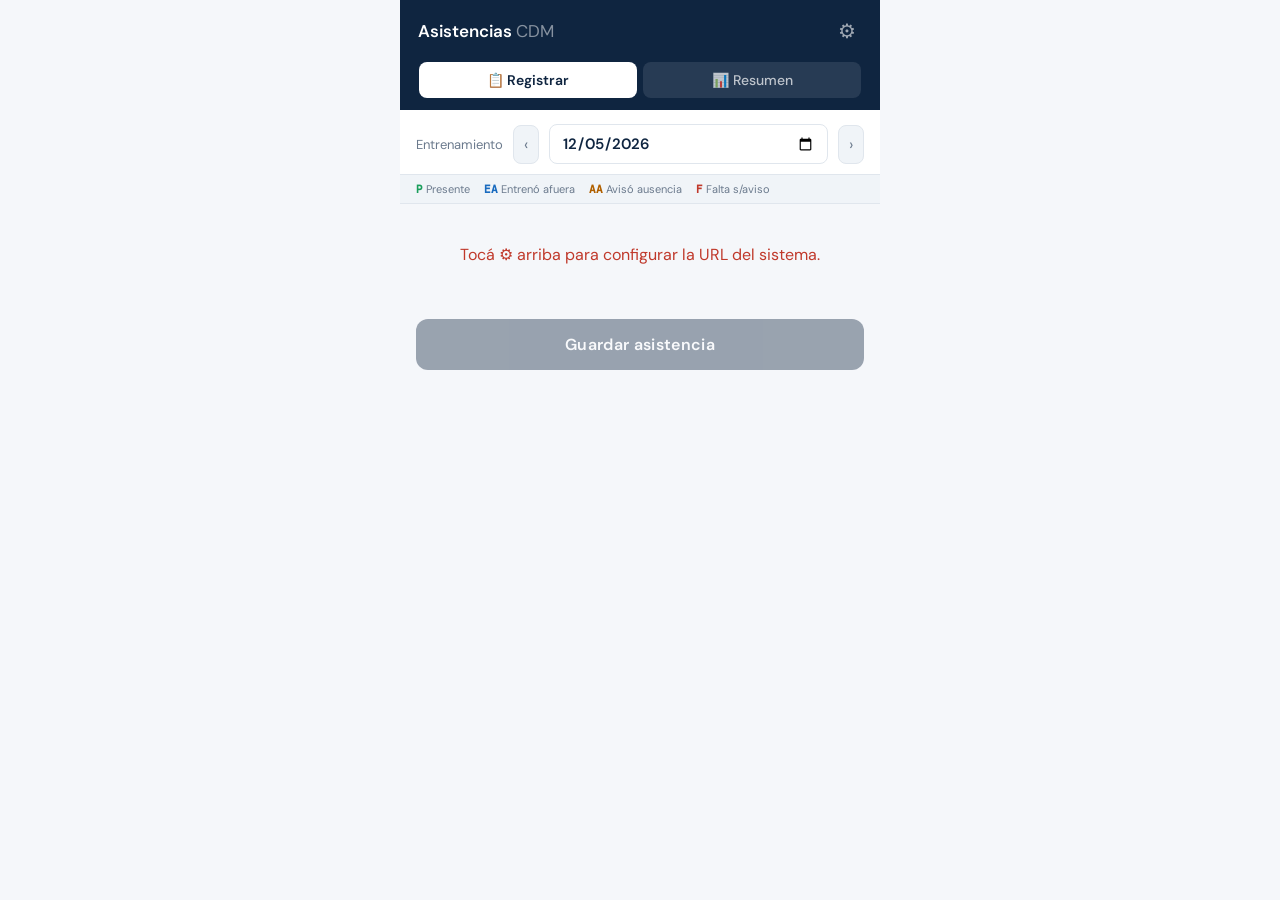
<file: registro-asistencias.html>
<!DOCTYPE html>
<html lang="es">
<head>
<meta charset="UTF-8">
<meta name="viewport" content="width=device-width, initial-scale=1, maximum-scale=1, user-scalable=no">
<meta name="theme-color" content="#0f2540">
<meta name="mobile-web-app-capable" content="yes">
<meta name="apple-mobile-web-app-capable" content="yes">
<title>Asistencias · CDM</title>
<link rel="manifest" href="manifest.json">
<link href="https://fonts.googleapis.com/css2?family=DM+Sans:wght@300;400;500;600&family=DM+Mono:wght@400;500&display=swap" rel="stylesheet">
<style>
:root {
  --navy: #0f2540; --navy2: #1a3a5c; --navy3: #f0f4f8;
  --gold: #c8972a;
  --green: #1a9e5c; --green-bg: #e6f7ef;
  --blue: #1a6bbf;  --blue-bg: #e6f0ff;
  --amber: #b06000; --amber-bg: #fff3cd;
  --red: #c0392b;   --red-bg: #fdecea;
  --border: #e0e6ed; --text: #1a2a3a; --text3: #6b7a8d;
  --r: 12px; --mono: 'DM Mono', monospace;
}
* { box-sizing: border-box; margin: 0; padding: 0; }
body { font-family: 'DM Sans', sans-serif; background: #f5f7fa; color: var(--text); }
button { font-family: inherit; cursor: pointer; }
input, textarea { font-family: inherit; }

#app { max-width: 480px; margin: 0 auto; min-height: 100vh; padding-bottom: 40px; }

/* ── Header ── */
.hdr {
  background: var(--navy); padding: 14px 18px;
  display: flex; align-items: center; gap: 12px;
  position: sticky; top: 0; z-index: 10;
}
.hdr-title { font-size: 17px; font-weight: 600; color: #fff; flex: 1; }
.hdr-title span { opacity: .5; font-weight: 400; }
.hdr-cfg-btn {
  background: none; border: none; color: rgba(255,255,255,.6);
  font-size: 20px; padding: 4px 6px;
}

/* ── Config overlay ── */
.cfg-bar {
  background: var(--navy2); padding: 10px 16px;
  display: none; gap: 8px; align-items: center;
}
.cfg-bar.visible { display: flex; }
.cfg-bar input {
  flex: 1; background: rgba(255,255,255,.12); border: none;
  color: #fff; border-radius: 8px; padding: 8px 12px; font-size: 13px;
}
.cfg-bar input::placeholder { color: rgba(255,255,255,.4); }
.cfg-bar button {
  background: var(--gold); color: #fff; border: none;
  border-radius: 8px; padding: 8px 14px; font-size: 13px; font-weight: 600;
}

/* ── Tabs ── */
.tabs { display: flex; gap: 0; background: var(--navy); padding: 0 16px 12px; }
.tab-btn {
  flex: 1; background: rgba(255,255,255,.1); color: rgba(255,255,255,.7);
  border: none; border-radius: 8px; padding: 9px 0; font-size: 14px; font-weight: 500;
  margin: 0 3px; transition: all .15s;
}
.tab-btn.activo { background: #fff; color: var(--navy); font-weight: 600; }

/* ── Fecha ── */
.fecha-row {
  display: flex; align-items: center; gap: 10px;
  padding: 14px 16px 10px; background: #fff;
  border-bottom: 1px solid var(--border);
}
.fecha-row label { font-size: 13px; color: var(--text3); white-space: nowrap; }
.fecha-row input[type=date] {
  flex: 1; border: 1px solid var(--border); border-radius: 8px;
  padding: 8px 12px; font-size: 15px; font-weight: 600; color: var(--navy);
  font-family: inherit; background: #fff;
}
.fecha-nav-btn {
  background: var(--navy3); border: 1px solid var(--border); border-radius: 8px;
  padding: 8px 10px; font-size: 16px; color: var(--text3);
}

/* ── Leyenda ── */
.leyenda-bar {
  padding: 7px 16px; background: var(--navy3);
  border-bottom: 1px solid var(--border);
  display: flex; gap: 14px; flex-wrap: wrap; font-size: 11px; color: var(--text3);
}
.ley-item strong { font-family: var(--mono); font-weight: 700; }
.ley-p { color: var(--green); }
.ley-f { color: var(--blue); }
.ley-a { color: var(--amber); }
.ley-x { color: var(--red); }

/* ── Lista de jugadores ── */
.lista-header {
  padding: 10px 16px 6px;
  display: flex; justify-content: space-between; align-items: center;
}
.lista-header h3 { font-size: 12px; font-weight: 600; color: var(--text3); text-transform: uppercase; letter-spacing: .06em; }
.sel-todos-btn {
  font-size: 12px; color: var(--blue); background: none; border: none;
  font-weight: 600; padding: 2px 6px;
}

.jugador-row {
  background: #fff; border-bottom: 1px solid var(--border);
  padding: 10px 16px;
}
.jugador-top {
  display: flex; align-items: center; gap: 10px;
}
.jug-nombre {
  flex: 1; font-size: 14px; font-weight: 600; color: var(--navy);
  line-height: 1.2;
}
.jug-info { font-size: 11px; color: var(--text3); font-weight: 400; }
.estado-btns { display: flex; gap: 5px; }
.est-btn {
  border: 1.5px solid var(--border); border-radius: 8px;
  background: #fff; color: var(--text3);
  padding: 5px 0; width: 40px; text-align: center;
  font-size: 11px; font-weight: 600; transition: all .12s;
  line-height: 1.1;
}
.est-btn .ico { display: block; font-size: 14px; }

/* Estado activo */
.est-btn.sel-Presente   { background: var(--green-bg);  color: var(--green);  border-color: var(--green);  }
.est-btn.sel-Afuera     { background: var(--blue-bg);   color: var(--blue);   border-color: var(--blue);   }
.est-btn.sel-AusenteAviso { background: var(--amber-bg); color: var(--amber); border-color: var(--amber); }
.est-btn.sel-Ausente    { background: var(--red-bg);    color: var(--red);    border-color: var(--red);    }

/* Nota (visible solo cuando AusenteAviso) */
.jug-nota {
  display: none; margin-top: 8px;
}
.jug-nota input {
  width: 100%; border: 1px solid var(--amber); border-radius: 8px;
  padding: 7px 10px; font-size: 13px; color: var(--text);
  background: var(--amber-bg); outline: none;
}
.jug-nota input::placeholder { color: var(--amber); opacity: .7; }

/* ── Contador resumen ── */
.contador-bar {
  display: flex; gap: 0; background: #fff;
  border-top: 1px solid var(--border); border-bottom: 2px solid var(--border);
  position: sticky; bottom: 0; z-index: 5;
}
.cnt-item {
  flex: 1; text-align: center; padding: 8px 4px; font-size: 11px;
  border-right: 1px solid var(--border);
}
.cnt-item:last-child { border-right: none; }
.cnt-item .cnt-n { display: block; font-size: 18px; font-weight: 700; font-family: var(--mono); }
.cnt-item.c-p  .cnt-n { color: var(--green); }
.cnt-item.c-f  .cnt-n { color: var(--blue); }
.cnt-item.c-av .cnt-n { color: var(--amber); }
.cnt-item.c-a  .cnt-n { color: var(--red); }

/* ── Botón guardar ── */
.btn-guardar {
  display: block; width: calc(100% - 32px); margin: 14px 16px;
  background: var(--navy); color: #fff; border: none; border-radius: 12px;
  padding: 15px; font-size: 16px; font-weight: 600; letter-spacing: .02em;
}
.btn-guardar:active { opacity: .85; }
.btn-guardar:disabled { opacity: .4; }

/* ── Toast ── */
.toast {
  position: fixed; bottom: 24px; left: 50%; transform: translateX(-50%);
  background: var(--navy); color: #fff; padding: 10px 22px;
  border-radius: 24px; font-size: 14px; font-weight: 500;
  opacity: 0; transition: opacity .3s; pointer-events: none; z-index: 999;
  white-space: nowrap;
}
.toast.visible { opacity: 1; }
.toast.ok   { background: var(--green); }
.toast.err  { background: var(--red); }

/* ── Spinner ── */
.loading { padding: 40px; text-align: center; color: var(--text3); }
.spinner {
  width: 28px; height: 28px; border: 3px solid var(--border);
  border-top-color: var(--navy); border-radius: 50%;
  animation: spin .7s linear infinite; margin: 0 auto 12px;
}
@keyframes spin { to { transform: rotate(360deg); } }

/* ── TAB RESUMEN ── */
.resumen-wrap { padding: 12px 16px; }
.semana-nav {
  display: flex; align-items: center; gap: 8px;
  margin-bottom: 12px;
}
.semana-nav button {
  background: var(--navy3); border: 1px solid var(--border); border-radius: 8px;
  padding: 7px 12px; font-size: 16px; color: var(--text3);
}
.semana-nav .semana-lbl {
  flex: 1; text-align: center; font-size: 14px; font-weight: 600; color: var(--navy);
}
.res-table-wrap { overflow-x: auto; }
.res-table {
  border-collapse: collapse; font-size: 12px; width: 100%;
  background: #fff; border-radius: 10px; overflow: hidden;
  box-shadow: 0 1px 4px rgba(0,0,0,.08);
}
.res-table th {
  background: var(--navy); color: rgba(255,255,255,.9);
  padding: 8px 6px; text-align: center; font-size: 11px;
  white-space: nowrap; font-weight: 600;
}
.res-table th.col-nombre { text-align: left; padding-left: 12px; position: sticky; left: 0; background: var(--navy); z-index: 2; }
.res-table td { padding: 8px 6px; text-align: center; border-bottom: 1px solid var(--border); }
.res-table td.col-nombre {
  text-align: left; padding-left: 12px; font-weight: 600; font-size: 12px;
  color: var(--navy); position: sticky; left: 0; background: #fff; z-index: 1;
  white-space: nowrap;
}
.res-table tr:last-child td { border-bottom: none; }
.badge-p  { background: var(--green-bg);  color: var(--green);  border-radius: 6px; padding: 2px 6px; font-weight: 700; }
.badge-f  { background: var(--blue-bg);   color: var(--blue);   border-radius: 6px; padding: 2px 6px; font-weight: 700; }
.badge-av { background: var(--amber-bg);  color: var(--amber);  border-radius: 6px; padding: 2px 6px; font-weight: 700; }
.badge-au { color: var(--border); font-size: 14px; }
.res-table tfoot td { background: rgba(15,37,64,.05); font-weight: 700; font-family: var(--mono); font-size: 11px; color: var(--navy); border-top: 2px solid var(--border); }
</style>
</head>
<body>
<div id="app">

  <!-- Header -->
  <div class="hdr">
    <div class="hdr-title">Asistencias <span>CDM</span></div>
    <button class="hdr-cfg-btn" onclick="toggleCfg()" title="Configurar API">⚙</button>
  </div>
  <div class="cfg-bar" id="cfg-bar">
    <input type="url" id="cfg-url" placeholder="URL del script de CDM…">
    <button onclick="guardarCfg()">Guardar</button>
  </div>

  <!-- Tabs -->
  <div class="tabs">
    <button class="tab-btn activo" id="tab-btn-reg" onclick="goTab('reg')">📋 Registrar</button>
    <button class="tab-btn"        id="tab-btn-res" onclick="goTab('res')">📊 Resumen</button>
  </div>

  <!-- TAB: Registrar -->
  <div id="tab-reg">
    <div class="fecha-row">
      <label>Entrenamiento</label>
      <button class="fecha-nav-btn" onclick="cambiarFecha(-1)">‹</button>
      <input type="date" id="inp-fecha" onchange="onFechaChange()">
      <button class="fecha-nav-btn" onclick="cambiarFecha(1)">›</button>
    </div>

    <!-- Leyenda de estados -->
    <div class="leyenda-bar">
      <span class="ley-item"><strong class="ley-p">P</strong> Presente</span>
      <span class="ley-item"><strong class="ley-f">EA</strong> Entrenó afuera</span>
      <span class="ley-item"><strong class="ley-a">AA</strong> Avisó ausencia</span>
      <span class="ley-item"><strong class="ley-x">F</strong> Falta s/aviso</span>
    </div>

    <div id="lista-wrap">
      <div class="loading"><div class="spinner"></div>Cargando jugadores…</div>
    </div>

    <!-- Contador flotante -->
    <div class="contador-bar" id="contador-bar" style="display:none">
      <div class="cnt-item c-p"><span class="cnt-n" id="cnt-p">0</span>Presentes</div>
      <div class="cnt-item c-f"><span class="cnt-n" id="cnt-f">0</span>E. Afuera</div>
      <div class="cnt-item c-av"><span class="cnt-n" id="cnt-av">0</span>Avisaron</div>
      <div class="cnt-item c-a"><span class="cnt-n" id="cnt-a">0</span>Faltaron</div>
    </div>

    <button class="btn-guardar" id="btn-guardar" onclick="guardar()" disabled>Guardar asistencia</button>
  </div>

  <!-- TAB: Resumen -->
  <div id="tab-res" style="display:none">
    <div class="resumen-wrap">
      <div class="semana-nav">
        <button onclick="cambiarSemana(-1)">‹</button>
        <span class="semana-lbl" id="semana-lbl">Cargando…</span>
        <button onclick="cambiarSemana(1)">›</button>
      </div>
      <div id="resumen-cont"><div class="loading"><div class="spinner"></div>Cargando…</div></div>
    </div>
  </div>

</div>
<div class="toast" id="toast"></div>

<script>
/* ─── API ─── */
const CDM_KEY = 'cdm-api-url';

function getApiUrl() {
  // Prioridad: ?api= en URL → localStorage
  const p = new URLSearchParams(window.location.search).get('api');
  if (p) { localStorage.setItem(CDM_KEY, p); return p; }
  return localStorage.getItem(CDM_KEY) || '';
}

async function apiPost(action, payload) {
  const url = getApiUrl();
  if (!url) throw new Error('URL no configurada');
  const r = await fetch(url, {
    method: 'POST',
    headers: { 'Content-Type': 'text/plain' },
    body: JSON.stringify({ action, ...payload }),
  });
  const json = await r.json();
  if (!json.ok) throw new Error(json.error || 'Error del servidor');
  return json;
}

function showToast(msg, ok = true) {
  const t = document.getElementById('toast');
  t.textContent = msg;
  t.className = 'toast visible ' + (ok ? 'ok' : 'err');
  setTimeout(() => t.className = 'toast', 2800);
}

/* ─── Config ─── */
function toggleCfg() {
  const bar = document.getElementById('cfg-bar');
  const visible = bar.classList.toggle('visible');
  if (visible) document.getElementById('cfg-url').value = getApiUrl();
}
function guardarCfg() {
  const v = document.getElementById('cfg-url').value.trim();
  if (v) { localStorage.setItem(CDM_KEY, v); showToast('URL guardada'); }
  document.getElementById('cfg-bar').classList.remove('visible');
  init();
}

/* ─── Estado ─── */
let jugadores  = [];
let estados    = {};   // nombre → 'Presente'|'Afuera'|'AusenteAviso'|'Ausente'
let notas      = {};   // nombre → string
let semanaOffset = 0;  // para resumen

/* ─── Fecha ─── */
function hoy() {
  const d = new Date();
  return d.toISOString().split('T')[0];
}
function cambiarFecha(delta) {
  const inp = document.getElementById('inp-fecha');
  const d   = new Date(inp.value + 'T12:00:00');
  d.setDate(d.getDate() + delta);
  inp.value = d.toISOString().split('T')[0];
  cargarEstadoFecha();
}
function onFechaChange() { cargarEstadoFecha(); }

/* ─── Carga inicial ─── */
async function init() {
  document.getElementById('inp-fecha').value = hoy();
  if (!getApiUrl()) {
    document.getElementById('lista-wrap').innerHTML =
      `<div class="loading" style="color:#c0392b">
        Tocá ⚙ arriba para configurar la URL del sistema.
       </div>`;
    return;
  }
  try {
    const r = await apiPost('getJugadores', {});
    jugadores = (r.jugadores || [])
      .filter(j => (j.activo || 'SI').toUpperCase() !== 'NO')
      .sort((a, b) => {
        // CT primero, luego JUGADOR; dentro de cada grupo, por apellido
        const ra = (a.rol || '').toUpperCase() === 'CT' ? 0 : 1;
        const rb = (b.rol || '').toUpperCase() === 'CT' ? 0 : 1;
        if (ra !== rb) return ra - rb;
        return (a.apellido || a.nombre).localeCompare(b.apellido || b.nombre);
      });
    // Estado inicial: todos Ausente
    jugadores.forEach(j => { estados[j.nombre] = 'Ausente'; notas[j.nombre] = ''; });
    cargarEstadoFecha();
  } catch(e) {
    document.getElementById('lista-wrap').innerHTML =
      `<div class="loading" style="color:#c0392b">Error al cargar: ${e.message}</div>`;
  }
}

/* ─── Cargar estado guardado para la fecha seleccionada ─── */
async function cargarEstadoFecha() {
  const fecha = document.getElementById('inp-fecha').value;
  // Reset a Ausente
  jugadores.forEach(j => { estados[j.nombre] = 'Ausente'; notas[j.nombre] = ''; });
  try {
    const r = await apiPost('getAsistencias', { filtros: { fechaDesde: fecha, fechaHasta: fecha } });
    (r.asistencias || []).forEach(a => {
      const est = a.estado || a.tipo;
      if      (est === 'Presente'       || est === 'Local')         estados[a.jugador] = 'Presente';
      else if (est === 'Entrenó Afuera' || est === 'Afuera')        estados[a.jugador] = 'Afuera';
      else if (est === 'Ausente c/Aviso'|| est === 'AusenteAviso')  estados[a.jugador] = 'AusenteAviso';
      else if (est === 'Ausente')                                   estados[a.jugador] = 'Ausente';
    });
  } catch(_) { /* si falla, todo Ausente — igual renderizamos */ }
  renderLista();
}

/* ─── Render lista de jugadores ─── */
function renderLista() {
  if (!jugadores.length) return;

  let html = `<div class="lista-header">
    <h3>${jugadores.length} jugadores</h3>
    <button class="sel-todos-btn" onclick="marcarTodos('Presente')">Todos Presente</button>
  </div>`;

  let rolActual = null;
  jugadores.forEach(j => {
    const rol = (j.rol || 'JUGADOR').toUpperCase();
    if (rol !== rolActual) {
      rolActual = rol;
      html += `<div style="padding:8px 16px 4px;font-size:11px;font-weight:700;color:var(--text3);
                text-transform:uppercase;letter-spacing:.07em;background:var(--navy3);
                border-bottom:1px solid var(--border)">${rol === 'CT' ? '👔 Cuerpo Técnico' : '⚽ Jugadores'}</div>`;
    }

    const est    = estados[j.nombre] || 'Ausente';
    const notaVisible = est === 'AusenteAviso' ? 'display:block' : 'display:none';

    html += `<div class="jugador-row" id="row-${safeid(j.nombre)}">
      <div class="jugador-top">
        <span class="jug-nombre">${esc(apellidoNombre(j))}</span>
        <div class="estado-btns">
          <button class="est-btn ${est==='Presente'?'sel-Presente':''}"
            onclick="setEstado('${safeid(j.nombre)}','Presente')">
            <span class="ico">✓</span>P
          </button>
          <button class="est-btn ${est==='Afuera'?'sel-Afuera':''}"
            onclick="setEstado('${safeid(j.nombre)}','Afuera')">
            <span class="ico">↗</span>EA
          </button>
          <button class="est-btn ${est==='AusenteAviso'?'sel-AusenteAviso':''}"
            onclick="setEstado('${safeid(j.nombre)}','AusenteAviso')">
            <span class="ico">!</span>AA
          </button>
          <button class="est-btn ${est==='Ausente'?'sel-Ausente':''}"
            onclick="setEstado('${safeid(j.nombre)}','Ausente')">
            <span class="ico">✗</span>F
          </button>
        </div>
      </div>
      <div class="jug-nota" id="nota-${safeid(j.nombre)}" style="${notaVisible}">
        <input type="text" placeholder="Motivo ausencia…"
          value="${esc(notas[j.nombre] || '')}"
          oninput="notas['${j.nombre}']=this.value">
      </div>
    </div>`;
  });

  document.getElementById('lista-wrap').innerHTML = html;
  document.getElementById('contador-bar').style.display = '';
  document.getElementById('btn-guardar').disabled = false;
  actualizarContador();
}

/* ─── Acciones ─── */
function setEstado(id, estado) {
  const nombre = idToNombre(id);
  if (!nombre) return;
  estados[nombre] = estado;
  // Actualizar botones del row
  const row = document.getElementById('row-' + id);
  row.querySelectorAll('.est-btn').forEach(b => {
    b.className = 'est-btn';
    const txt = b.textContent.trim();
    if ((estado === 'Presente'     && b.textContent.includes('✓')) ||
        (estado === 'Afuera'       && b.textContent.includes('↗')) ||
        (estado === 'AusenteAviso' && b.textContent.includes('!')) ||
        (estado === 'Ausente'      && b.textContent.includes('✗'))) {
      b.className = 'est-btn sel-' + estado;
    }
  });
  // Nota
  const notaDiv = document.getElementById('nota-' + id);
  notaDiv.style.display = estado === 'AusenteAviso' ? 'block' : 'none';
  actualizarContador();
}

function marcarTodos(estado) {
  jugadores.forEach(j => {
    estados[j.nombre] = estado;
    const id = safeid(j.nombre);
    const row = document.getElementById('row-' + id);
    if (row) row.querySelectorAll('.est-btn').forEach(b => {
      b.className = 'est-btn';
      if (b.textContent.includes('✓') && estado === 'Presente') b.className = 'est-btn sel-Presente';
    });
    const notaDiv = document.getElementById('nota-' + id);
    if (notaDiv) notaDiv.style.display = 'none';
  });
  actualizarContador();
}

function actualizarContador() {
  let p = 0, f = 0, av = 0, a = 0;
  jugadores.forEach(j => {
    const e = estados[j.nombre];
    if (e === 'Presente') p++;
    else if (e === 'Afuera') f++;
    else if (e === 'AusenteAviso') av++;
    else a++;
  });
  document.getElementById('cnt-p').textContent  = p;
  document.getElementById('cnt-f').textContent  = f;
  document.getElementById('cnt-av').textContent = av;
  document.getElementById('cnt-a').textContent  = a;
}

/* ─── Guardar ─── */
async function guardar() {
  const btn   = document.getElementById('btn-guardar');
  const fecha = document.getElementById('inp-fecha').value;
  btn.disabled = true;
  btn.textContent = 'Guardando…';

  // Leer notas actualizadas del DOM
  jugadores.forEach(j => {
    const inp = document.querySelector(`#nota-${safeid(j.nombre)} input`);
    if (inp) notas[j.nombre] = inp.value;
  });

  const payload = {
    fecha,
    jugadores: jugadores.map(j => ({
      nombre: j.nombre,
      estado: estados[j.nombre] || 'Ausente',
      notas:  notas[j.nombre] || '',
    }))
  };

  try {
    const r = await apiPost('saveAsistencia', { asistencia: payload });
    showToast(`✓ Guardado — ${r.guardados} registros`, true);
  } catch(e) {
    showToast('Error: ' + e.message, false);
  }
  btn.disabled = false;
  btn.textContent = 'Guardar asistencia';
}

/* ─── TAB RESUMEN ─── */
function goTab(t) {
  document.getElementById('tab-reg').style.display = t === 'reg' ? '' : 'none';
  document.getElementById('tab-res').style.display = t === 'res' ? '' : 'none';
  document.getElementById('tab-btn-reg').className = 'tab-btn' + (t === 'reg' ? ' activo' : '');
  document.getElementById('tab-btn-res').className = 'tab-btn' + (t === 'res' ? ' activo' : '');
  if (t === 'res') renderResumen();
}

function cambiarSemana(d) { semanaOffset += d; renderResumen(); }

async function renderResumen() {
  // Calcular lunes de la semana actual + offset
  const hoyDate = new Date();
  hoyDate.setDate(hoyDate.getDate() + semanaOffset * 7);
  const dow = (hoyDate.getDay() + 6) % 7; // 0=Lun
  const lunes = new Date(hoyDate);
  lunes.setDate(hoyDate.getDate() - dow);
  const domingo = new Date(lunes);
  domingo.setDate(lunes.getDate() + 6);

  const toISO = d => d.toISOString().split('T')[0];
  const dias  = Array.from({length: 7}, (_, i) => {
    const d = new Date(lunes); d.setDate(lunes.getDate() + i);
    return { fecha: toISO(d), d };
  });

  const DIAS_NOM = ['L','M','X','J','V','S','D'];
  const lbl = `${lunes.getDate()}/${lunes.getMonth()+1} — ${domingo.getDate()}/${domingo.getMonth()+1}/${domingo.getFullYear()}`;
  document.getElementById('semana-lbl').textContent = lbl;

  const cont = document.getElementById('resumen-cont');
  cont.innerHTML = '<div class="loading"><div class="spinner"></div>Cargando…</div>';

  try {
    const r = await apiPost('getAsistencias', { filtros: { fechaDesde: toISO(lunes), fechaHasta: toISO(domingo) } });
    const data = {};
    (r.asistencias || []).forEach(a => {
      if (!data[a.jugador]) data[a.jugador] = {};
      data[a.jugador][a.fecha] = a.estado || a.tipo;
    });

    // Filas: jugadores con actividad en la semana + todos del plantel
    const jugSet = new Set([...jugadores.map(j => j.nombre), ...Object.keys(data)]);
    const jugList = [...jugSet].sort((a, b) => a.localeCompare(b));

    const thDias = dias.map((d, i) => {
      const esHoy = toISO(new Date()) === d.fecha;
      return `<th${esHoy?' style="color:var(--gold)"':''}>${DIAS_NOM[i]}<br><small>${d.d.getDate()}/${d.d.getMonth()+1}</small></th>`;
    }).join('');

    const totales = Array(7).fill(0);
    const filas = jugList.map(nombre => {
      const jug = jugadores.find(j => j.nombre === nombre);
      const disp = jug ? apellidoNombre(jug) : nombre;
      const celdas = dias.map((d, i) => {
        const est = (data[nombre] || {})[d.fecha];
        if (est === 'Presente'       || est === 'Local')        { totales[i]++; return `<td><span class="badge-p">P</span></td>`; }
        if (est === 'Entrenó Afuera' || est === 'Afuera')       { totales[i]++; return `<td><span class="badge-f">EA</span></td>`; }
        if (est === 'Ausente c/Aviso'|| est === 'AusenteAviso') { return `<td><span class="badge-av">AA</span></td>`; }
        if (est === 'Ausente')                                  { return `<td><span class="badge-au" style="color:var(--red);opacity:.5">F</span></td>`; }
        return `<td><span class="badge-au">—</span></td>`;
      }).join('');
      return `<tr><td class="col-nombre">${esc(disp)}</td>${celdas}</tr>`;
    }).join('');

    const tfootCeldas = totales.map(n => `<td>${n||'—'}</td>`).join('');

    cont.innerHTML = `
      <div class="res-table-wrap">
        <table class="res-table">
          <thead><tr>
            <th class="col-nombre">Jugador</th>${thDias}
          </tr></thead>
          <tbody>${filas}</tbody>
          <tfoot><tr>
            <td class="col-nombre">Presentes</td>${tfootCeldas}
          </tr></tfoot>
        </table>
      </div>`;
  } catch(e) {
    cont.innerHTML = `<div class="loading" style="color:#c0392b">Error: ${e.message}</div>`;
  }
}

/* ─── Utils ─── */
// Mapa nombre → id seguro (para usar en atributos HTML)
const _idMap = {};
const _nombreMap = {};
function safeid(nombre) {
  if (!_idMap[nombre]) {
    const id = 'j' + Object.keys(_idMap).length;
    _idMap[nombre] = id;
    _nombreMap[id] = nombre;
  }
  return _idMap[nombre];
}
function idToNombre(id) { return _nombreMap[id] || null; }

function apellidoNombre(j) {
  if (j.apellido) return j.apellido.toUpperCase() + ' ' + (j.nombreDisplay || '');
  return j.nombre;
}
function esc(s) {
  return String(s||'').replace(/&/g,'&amp;').replace(/</g,'&lt;').replace(/>/g,'&gt;').replace(/"/g,'&quot;');
}

window.addEventListener('DOMContentLoaded', init);
</script>
</body>
</html>
</file>
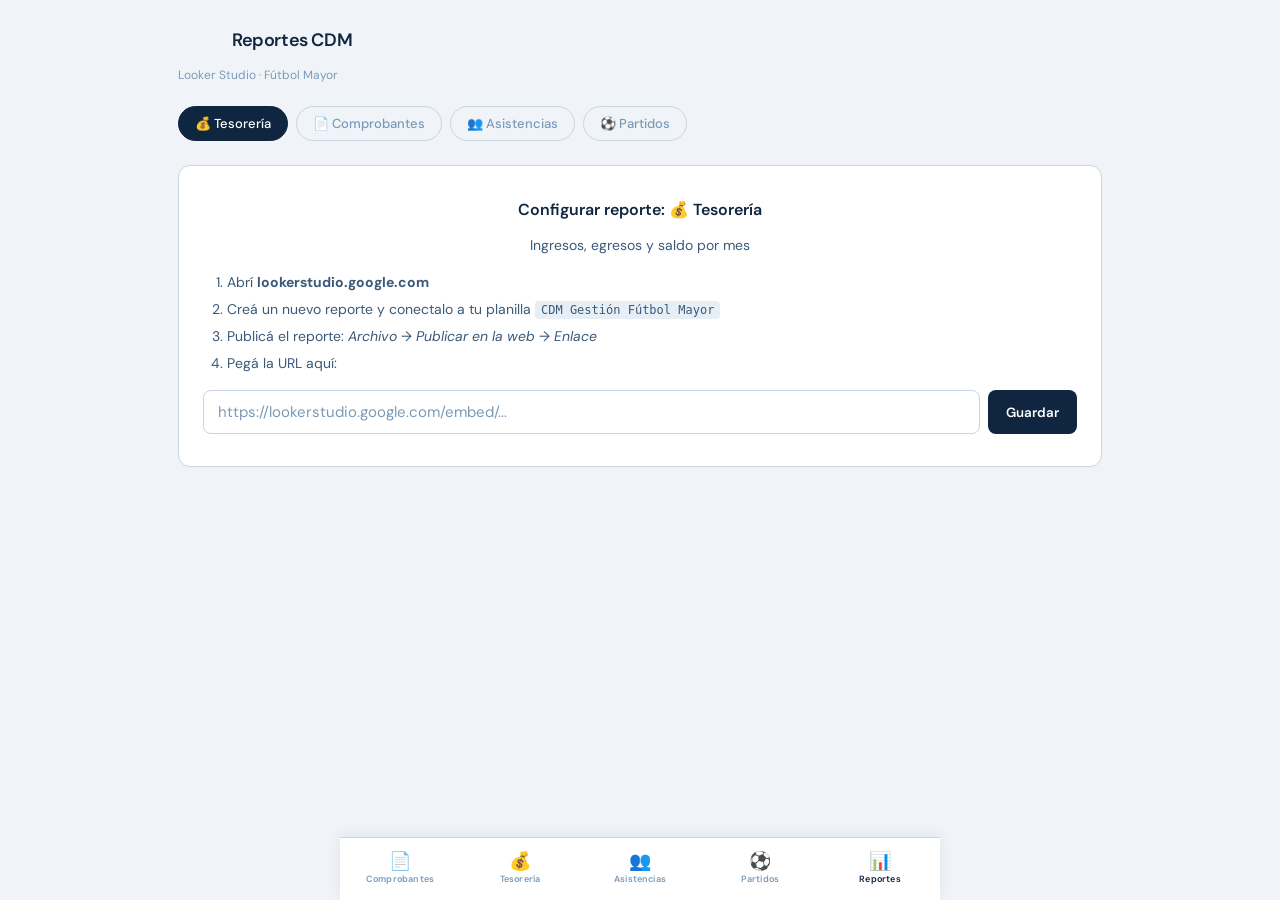
<file: reportes.html>
<!DOCTYPE html>
<html lang="es">
<head>
<meta charset="UTF-8">
<meta name="viewport" content="width=device-width, initial-scale=1, maximum-scale=1, user-scalable=no">
<meta name="theme-color" content="#0f2540">
<meta name="mobile-web-app-capable" content="yes">
<meta name="apple-mobile-web-app-capable" content="yes">
<meta name="apple-mobile-web-app-status-bar-style" content="black-translucent">
<title>Reportes · CDM</title>
<link rel="manifest" href="manifest.json">
<link rel="stylesheet" href="style-shared.css">
<link href="https://fonts.googleapis.com/css2?family=DM+Sans:wght@300;400;500;600&display=swap" rel="stylesheet">
<style>
#app { max-width: 960px; margin: 0 auto; padding-bottom: 88px; min-height: 100vh; }

.reportes-tabs { padding: 8px 18px 12px; display: flex; gap: 8px; overflow-x: auto; scrollbar-width: none; }
.reportes-tabs::-webkit-scrollbar { display: none; }

.iframe-wrap {
  padding: 0 18px;
  height: calc(100vh - 180px);
  min-height: 400px;
}
.iframe-wrap iframe {
  width: 100%; height: 100%;
  border: none; border-radius: var(--r);
  background: #fff;
}

/* Placeholder cuando no hay URL configurada */
.placeholder-card {
  margin: 12px 18px;
  background: #fff; border: 1px solid var(--border); border-radius: var(--r);
  padding: 32px 24px; text-align: center;
}
.placeholder-card h3 { font-size: 16px; font-weight: 600; margin-bottom: 12px; color: var(--navy); }
.placeholder-card p { font-size: 14px; color: var(--text2); line-height: 1.6; }
.placeholder-card ol { text-align: left; margin: 16px 0; padding-left: 24px; }
.placeholder-card ol li { font-size: 14px; color: var(--text2); margin-bottom: 6px; }
.placeholder-card code {
  background: var(--navy3); border-radius: 4px;
  padding: 2px 6px; font-family: var(--mono); font-size: 12px;
}
.config-url-row { display: flex; gap: 8px; margin-top: 16px; }
.config-url-row input { flex: 1; }
.btn-guardar {
  padding: 11px 18px; background: var(--navy); color: #fff;
  border: none; border-radius: var(--rs); cursor: pointer;
  font-family: var(--font); font-weight: 600; white-space: nowrap;
}
</style>
</head>
<body>

<div id="app">
  <!-- Header -->
  <div class="hdr">
    <div class="hdr-logo">
      <div class="hdr-escudo"></div>
      <div class="hdr-title">Reportes <span>CDM</span></div>
    </div>
  </div>
  <div class="hdr-sub">Looker Studio · Fútbol Mayor</div>

  <!-- Tabs de reportes -->
  <div class="reportes-tabs" id="tabs-container"></div>

  <!-- Contenido: iframe o placeholder -->
  <div id="main-content"></div>
</div>

<!-- Navegación entre módulos -->
<div id="bottom-nav"></div>

<script src="api.js"></script>
<script>
/* ─────────────────────────────────────────────────────────
   CONFIGURACIÓN — Pegá aquí las URLs de Looker Studio
   Una vez que publiques el reporte, copiá el link de cada
   página y reemplazá el valor de "url" correspondiente.
───────────────────────────────────────────────────────── */
const REPORTES = [
  {
    id:    'tesoreria',
    label: '💰 Tesorería',
    url:   '',  // ← Pegá la URL del reporte de Tesorería
    desc:  'Ingresos, egresos y saldo por mes',
  },
  {
    id:    'comprobantes',
    label: '📄 Comprobantes',
    url:   '',  // ← Pegá la URL del reporte de Comprobantes
    desc:  'Historial de comprobantes emitidos',
  },
  {
    id:    'asistencias',
    label: '👥 Asistencias',
    url:   '',  // ← Pegá la URL del reporte de Asistencias
    desc:  'Asistencias y viáticos por jugador',
  },
  {
    id:    'partidos',
    label: '⚽ Partidos',
    url:   '',  // ← Pegá la URL del reporte de Partidos
    desc:  'Goles, roles y estadísticas por jugador',
  },
];

const LOOKER_URL_KEY = 'cdm-looker-urls';

function getLookerUrls() {
  try {
    return JSON.parse(localStorage.getItem(LOOKER_URL_KEY) || '{}');
  } catch { return {}; }
}

function saveLookerUrl(id, url) {
  const urls = getLookerUrls();
  urls[id] = url.trim();
  localStorage.setItem(LOOKER_URL_KEY, JSON.stringify(urls));
}

let tabActivo = REPORTES[0].id;

function renderTabs() {
  const cont = document.getElementById('tabs-container');
  cont.innerHTML = REPORTES.map(r => `
    <button class="tab-pill ${r.id === tabActivo ? 'active' : ''}"
            onclick="cambiarTab('${r.id}')">${r.label}</button>
  `).join('');
}

function cambiarTab(id) {
  tabActivo = id;
  renderTabs();
  renderContenido();
}

function renderContenido() {
  const r    = REPORTES.find(r => r.id === tabActivo);
  const urls = getLookerUrls();
  const url  = urls[r.id] || r.url;
  const cont = document.getElementById('main-content');

  if (url) {
    cont.innerHTML = `
      <div class="iframe-wrap">
        <iframe src="${url}" allowfullscreen
          sandbox="allow-storage-access-by-user-activation allow-scripts allow-same-origin allow-popups allow-popups-to-escape-sandbox">
        </iframe>
      </div>
      <div style="padding:8px 18px; text-align:right">
        <a href="${url}" target="_blank" style="font-size:12px; color:var(--text3)">
          Abrir en nueva pestaña ↗
        </a>
        &nbsp;·&nbsp;
        <a href="#" onclick="limpiarUrl('${r.id}'); return false" style="font-size:12px; color:var(--text3)">
          Cambiar URL
        </a>
      </div>`;
  } else {
    cont.innerHTML = `
      <div class="placeholder-card">
        <h3>Configurar reporte: ${r.label}</h3>
        <p>${r.desc}</p>
        <ol>
          <li>Abrí <strong>lookerstudio.google.com</strong></li>
          <li>Creá un nuevo reporte y conectalo a tu planilla <code>CDM Gestión Fútbol Mayor</code></li>
          <li>Publicá el reporte: <em>Archivo → Publicar en la web → Enlace</em></li>
          <li>Pegá la URL aquí:</li>
        </ol>
        <div class="config-url-row">
          <input type="url" id="input-url-${r.id}" class="inp"
            placeholder="https://lookerstudio.google.com/embed/..." />
          <button class="btn-guardar" onclick="guardarUrl('${r.id}')">Guardar</button>
        </div>
      </div>`;
  }
}

function guardarUrl(id) {
  const url = document.getElementById('input-url-' + id)?.value.trim();
  if (!url) return;
  saveLookerUrl(id, url);
  renderContenido();
}

function limpiarUrl(id) {
  const urls = getLookerUrls();
  delete urls[id];
  localStorage.setItem(LOOKER_URL_KEY, JSON.stringify(urls));
  renderContenido();
}

window.addEventListener('DOMContentLoaded', () => {
  renderTabs();
  renderContenido();
});
</script>
<script src="nav.js"></script>
</body>
</html>
</file>
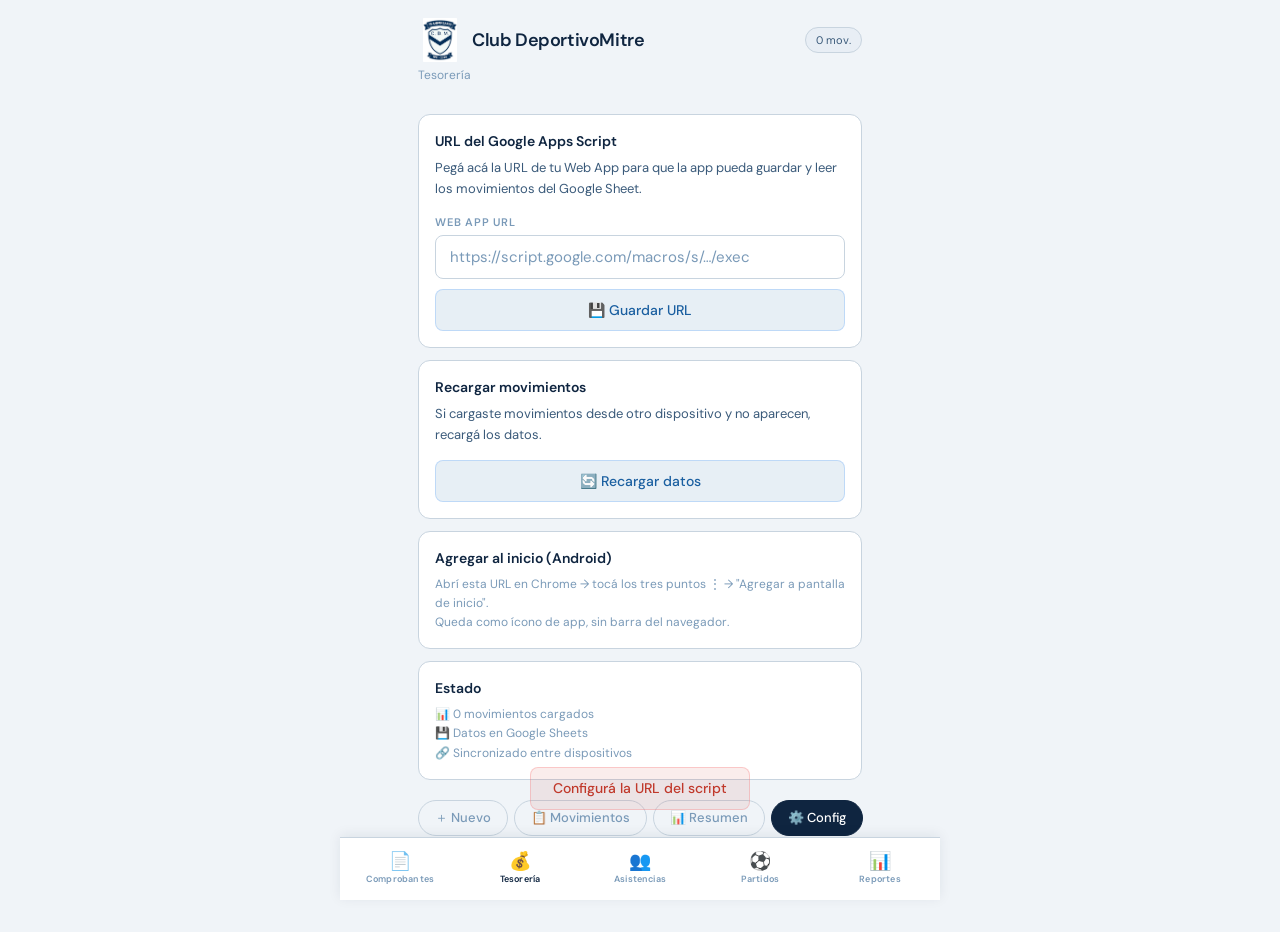
<file: tesoreria.html>
<!DOCTYPE html>
<html lang="es">
<head>
<meta charset="UTF-8">
<meta name="viewport" content="width=device-width, initial-scale=1, maximum-scale=1, user-scalable=no">
<meta name="theme-color" content="#f0f4f8">
<meta name="mobile-web-app-capable" content="yes">
<meta name="apple-mobile-web-app-capable" content="yes">
<meta name="apple-mobile-web-app-status-bar-style" content="black-translucent">
<title>Tesorería · Club </title>
<link rel="stylesheet" href="style-shared.css">
<link href="https://fonts.googleapis.com/css2?family=DM+Sans:wght@300;400;500;600&family=DM+Mono:wght@400;500&display=swap" rel="stylesheet">
<style>
*, *::before, *::after { box-sizing: border-box; margin: 0; padding: 0; -webkit-tap-highlight-color: transparent; }
:root {
  --navy:    #0f2540;
  --navy2:   #1a3a5c;
  --navy3:   #e8eef5;
  --navy4:   #d4dfe8;
  --border:  #c8d4df;
  --border2: #8aaac4;
  --text:    #0f2540;
  --text2:   #3a5a7a;
  --text3:   #7a9ab8;
  --gold:    #0f2540;
  --gold-bg: rgba(15,37,64,0.08);
  --green:   #1a7a4a;
  --green-bg:rgba(26,122,74,0.10);
  --red:     #c0392b;
  --red-bg:  rgba(192,57,43,0.09);
  --blue:    #1a5fa0;
  --blue-bg: rgba(26,95,160,0.10);
  --warn:    #b87a00;
  --warn-bg: rgba(184,122,0,0.10);
  --r:  12px;
  --rs: 8px;
  --font: 'DM Sans', sans-serif;
  --mono: 'DM Mono', monospace;
}
html, body {
  background: #f0f4f8; color: var(--text);
  font-family: var(--font); font-size: 15px;
  line-height: 1.5; min-height: 100vh;
  overscroll-behavior: none;
}
#app { max-width: 480px; margin: 0 auto; padding-bottom: 84px; min-height: 100vh; }

/* ── Header ── */
.hdr { padding: 18px 18px 0; display: flex; align-items: center; justify-content: space-between; margin-bottom: 2px; }
.hdr-logo { display: flex; align-items: center; gap: 10px; }
.hdr-escudo { width: 44px; height: 44px; border-radius: 8px; overflow: hidden; flex-shrink: 0; background: transparent; }
.hdr-title { font-size: 18px; font-weight: 600; letter-spacing: -.4px; }
.hdr-title span { color: var(--gold); }
.hdr-sub { font-size: 12px; color: var(--text3); padding: 2px 18px 14px; }
.badge { font-size: 11px; color: var(--text2); background: #e8eef5; border: 1px solid var(--border); padding: 4px 10px; border-radius: 20px; }

/* ── Bottom nav ── */
.bnav {
  position: fixed; bottom: 0; left: 0; right: 0; max-width: 480px; margin: 0 auto;
  background: #ffffff; border-top: 1px solid var(--border); box-shadow: 0 -2px 12px rgba(15,37,64,.08);
  display: flex; padding: 8px 0 max(8px, env(safe-area-inset-bottom)); z-index: 50;
}
.bnav-btn { flex: 1; background: none; border: none; cursor: pointer; display: flex; flex-direction: column; align-items: center; gap: 3px; padding: 6px 0; color: var(--text3); transition: color .15s; font-family: var(--font); } 
.bnav-btn.active { color: var(--gold); }
.bnav-icon { font-size: 19px; line-height: 1; }
.bnav-lbl  { font-size: 10px; font-weight: 500; }

/* ── Content ── */
.content { padding: 16px 18px 0; }

/* ── Fields ── */
.field { display: flex; flex-direction: column; gap: 5px; }
.field label { font-size: 11px; font-weight: 600; color: var(--text3); text-transform: uppercase; letter-spacing: .07em; }
.inp {
  width: 100%; background: #ffffff; border: 1px solid var(--border);
  border-radius: var(--rs); padding: 11px 14px; color: var(--text);
  font-family: var(--font); font-size: 15px; outline: none;
  transition: border-color .15s; -webkit-appearance: none; appearance: none;
}
.inp:focus { border-color: var(--border2); }
.inp::placeholder { color: var(--text3); }
select.inp {
  background-image: url("data:image/svg+xml,%3Csvg xmlns='http://www.w3.org/2000/svg' width='12' height='8'%3E%3Cpath d='M1 1l5 5 5-5' stroke='%234a6080' stroke-width='1.5' fill='none' stroke-linecap='round'/%3E%3C/svg%3E");
  background-repeat: no-repeat; background-position: right 14px center; padding-right: 36px;
}
textarea.inp { resize: none; }
.row2 { display: grid; grid-template-columns: 1fr 1fr; gap: 10px; }
.fgrid { display: flex; flex-direction: column; gap: 14px; }

/* ── Tipo pills ── */
.tipo-row { display: flex; gap: 6px; }
.tipo-btn {
  flex: 1; padding: 11px 8px; border: 1px solid var(--border);
  border-radius: var(--rs); background: none; cursor: pointer;
  font-family: var(--font); font-size: 13px; font-weight: 500;
  color: var(--text3); text-align: center; transition: all .12s;
}
.tipo-btn.t-egreso.active  { border-color: var(--red);   background: var(--red-bg);   color: var(--red); }
.tipo-btn.t-ingreso.active { border-color: var(--green); background: var(--green-bg); color: var(--green); }
.tipo-btn.t-ambos.active   { border-color: var(--gold);  background: var(--gold-bg);  color: var(--gold); }

/* ── Monto ── */
.monto-field { position: relative; }
.monto-prefix { position: absolute; left: 14px; top: 50%; transform: translateY(-50%); color: var(--text3); font-size: 15px; pointer-events: none; }
.monto-field .inp { padding-left: 26px; font-family: var(--mono); font-size: 17px; font-weight: 500; }

/* ── Rubro autocomplete ── */
.rubro-wrap { position: relative; }
.rubro-drop {
  display: none; position: absolute; top: calc(100% + 4px); left: 0; right: 0;
  background: #ffffff; border: 1px solid var(--border2); border-radius: var(--rs);
  box-shadow: 0 8px 24px rgba(15,37,64,.15); max-height: 230px; overflow-y: auto; z-index: 60;
}
.rubro-drop.open { display: block; }
.rub-opt { padding: 10px 14px; font-size: 13px; cursor: pointer; border-bottom: 1px solid var(--border); transition: background .1s; color: var(--text); }
.rub-opt:last-child { border-bottom: none; }
.rub-opt:hover { background: var(--navy3); }
.rub-opt strong { color: var(--gold); }

/* ── Btn principal ── */
.btn-main {
  width: 100%; padding: 15px; background: linear-gradient(135deg, #0f2540, #1a3a5c);
  color: #fff; font-family: var(--font); font-size: 16px; font-weight: 600;
  border: none; border-radius: var(--r); cursor: pointer; letter-spacing: -.2px; transition: opacity .15s;
}
.btn-main:active { opacity: .85; }
.btn-secondary { width: 100%; padding: 11px; background: var(--blue-bg); color: var(--blue); border: 1px solid rgba(96,165,250,.3); border-radius: var(--rs); font-family: var(--font); font-size: 14px; font-weight: 500; cursor: pointer; }

/* ── Cards de movimiento ── */
.mov-card {
  background: #ffffff; border: 1px solid var(--border); border-radius: var(--r);
  padding: 13px 14px; margin-bottom: 8px;
}
.mov-top { display: flex; justify-content: space-between; align-items: flex-start; gap: 8px; }
.mov-rubro { font-size: 12px; font-weight: 600; color: var(--gold); margin-bottom: 3px; }
.mov-concepto { font-size: 14px; font-weight: 500; color: var(--text); }
.mov-meta { font-size: 11px; color: var(--text3); margin-top: 4px; }
.mov-montos { text-align: right; flex-shrink: 0; }
.mov-ing { font-family: var(--mono); font-size: 14px; font-weight: 600; color: var(--green); }
.mov-egr { font-family: var(--mono); font-size: 14px; font-weight: 600; color: var(--red); }
.mov-saldo { font-family: var(--mono); font-size: 11px; color: var(--text3); margin-top: 2px; }

/* ── Filtros ── */
.filters { display: flex; gap: 6px; flex-wrap: wrap; margin-bottom: 10px; }
.fpill { background: none; border: 1px solid var(--border); color: var(--text3); font-family: var(--font); font-size: 12px; padding: 5px 10px; border-radius: 20px; cursor: pointer; transition: all .12s; }
.fpill.active { border-color: var(--gold); background: var(--gold-bg); color: var(--gold); }

/* ── Dashboard ── */
.kpi-grid { display: grid; grid-template-columns: 1fr 1fr; gap: 10px; margin-bottom: 14px; }
.kpi { background: #ffffff; border: 1px solid var(--border); border-radius: var(--r); padding: 14px; }
.kpi-label { font-size: 10px; font-weight: 600; color: var(--text3); text-transform: uppercase; letter-spacing: .07em; margin-bottom: 6px; }
.kpi-val { font-size: 20px; font-weight: 600; font-family: var(--mono); line-height: 1.2; }
.kpi-sub { font-size: 11px; color: var(--text3); margin-top: 4px; }
.kpi-full { grid-column: 1 / -1; }
.sec-title { font-size: 13px; font-weight: 600; color: var(--text2); margin: 16px 0 10px; }
.cat-item { margin-bottom: 12px; }
.cat-header { display: flex; justify-content: space-between; font-size: 12px; color: var(--text2); margin-bottom: 5px; }
.cat-monto { font-family: var(--mono); font-size: 12px; }
.bar-bg { height: 7px; background: var(--navy4); border-radius: 4px; overflow: hidden; }
.bar-fill-egr { height: 100%; background: var(--red); border-radius: 4px; transition: width .4s; }
.bar-fill-ing { height: 100%; background: var(--green); border-radius: 4px; transition: width .4s; }

/* ── Config ── */
.cfg-card { background: #ffffff; border: 1px solid var(--border); border-radius: var(--r); padding: 16px; margin-bottom: 12px; }
.cfg-title { font-size: 14px; font-weight: 600; margin-bottom: 6px; }
.cfg-desc { font-size: 13px; color: var(--text2); line-height: 1.6; margin-bottom: 14px; }
.cfg-note { font-size: 12px; color: var(--text3); line-height: 1.6; }

/* ── Overlay ── */
#overlay { position: fixed; inset: 0; background: rgba(15,37,64,.80); display: flex; flex-direction: column; align-items: center; justify-content: center; gap: 14px; z-index: 200; backdrop-filter: blur(2px); }
#overlay.hidden { display: none; }
.spinner { width: 34px; height: 34px; border: 2px solid var(--border2); border-top-color: var(--gold); border-radius: 50%; animation: spin .8s linear infinite; }
@keyframes spin { to { transform: rotate(360deg); } }
#overlay p { font-size: 13px; color: var(--text2); }

/* ── Toast ── */
.toast { position: fixed; bottom: 90px; left: 50%; transform: translateX(-50%); padding: 10px 22px; border-radius: var(--rs); font-size: 14px; font-weight: 500; z-index: 999; white-space: nowrap; pointer-events: none; animation: tin .2s ease; }
.toast.ok  { background: var(--green-bg); color: var(--green); border: 1px solid rgba(74,222,128,.3); }
.toast.err { background: var(--red-bg);   color: var(--red);   border: 1px solid rgba(248,113,113,.3); }
@keyframes tin { from { opacity: 0; transform: translateX(-50%) translateY(8px); } to { opacity: 1; transform: translateX(-50%) translateY(0); } }

/* ── Empty ── */
.empty { text-align: center; padding: 48px 20px; color: var(--text3); }
.empty .ico { font-size: 36px; margin-bottom: 12px; }
.empty p { font-size: 14px; line-height: 1.6; }

/* ── Count ── */
.count-line { font-size: 12px; color: var(--text3); margin-bottom: 10px; }
</style>
</head>
<body>

<div id="overlay">
  <div class="spinner"></div>
  <p id="overlay-msg">Cargando movimientos…</p>
</div>

<div id="app">
  <div class="hdr">
    <div class="hdr-logo">
      <img src="[data-uri]" style="width:44px;height:44px;object-fit:contain;border-radius:6px;" alt="CDM">
      <div>
        <div class="hdr-title">Club Deportivo<span>Mitre</span></div>
      </div>
    </div>
    <span class="badge" id="badge">0 mov.</span>
  </div>
  <div class="hdr-sub">Tesorería</div>

  <div class="content" id="content"></div>

  <!-- Tabs internos de tesorería -->
  <div class="tabs-row" style="padding: 8px 18px 12px;">
    <button class="tab-pill active" id="nav-nuevo"        onclick="goTab('nuevo')">＋ Nuevo</button>
    <button class="tab-pill"        id="nav-movimientos"  onclick="goTab('movimientos')">📋 Movimientos</button>
    <button class="tab-pill"        id="nav-resumen"      onclick="goTab('resumen')">📊 Resumen</button>
    <button class="tab-pill"        id="nav-config"       onclick="goTab('config')">⚙️ Config</button>
  </div>
</div>

<!-- Navegación compartida entre módulos -->
<div id="bottom-nav"></div>

<div id="toasts"></div>

<script>
/* ═══════════════════════════════════════════
   RUBROS
═══════════════════════════════════════════ */
const RUBROS = [
  { cod:'0',  nom:'SALDO TRANSPORTE 2025' },
  { cod:'1',  nom:'ENTRADAS | CANCHA' },
  { cod:'2',  nom:'UTILIDAD BAR Y PARRILLA | CANCHA' },
  { cod:'3',  nom:'VENTA NÚMERO EN CANCHA | CANCHA' },
  { cod:'4',  nom:'TRIBUNA | CANCHA' },
  { cod:'5',  nom:'REC.PUBLICIDAD ESTATICA Y GASTO' },
  { cod:'6',  nom:'ADHERENTES | COLABORADORES' },
  { cod:'7',  nom:'PEÑAS - INGRESOS VARIOS' },
  { cod:'8',  nom:'COMISIONES VENTA RIFAS ETC.' },
  { cod:'9',  nom:'INTERESES y GASTOS Cuenta' },
  { cod:'10', nom:'LIGA - FICHAJES Y MULTAS' },
  { cod:'11', nom:'COBROS Y PAGOS PASE JUGADOR' },
  { cod:'12', nom:'SERVICIO DE ÁRBITROS | CANCHA' },
  { cod:'13', nom:'SERVICIO POLICIA ADICIONAL | CANCHA' },
  { cod:'14', nom:'FILMACION | CANCHA' },
  { cod:'15', nom:'SUELDOS REFUERZOS' },
  { cod:'16', nom:'MOVILIDAD-APORTES Y GASTOS' },
  { cod:'17', nom:'SERVICIO GIMNASIO' },
  { cod:'18', nom:'SUELDO DT Y CT' },
  { cod:'19', nom:'SUELDO JUGADORES LOCALES' },
  { cod:'20', nom:'GASTOS ATENCION JUGADORES' },
  { cod:'21', nom:'GASTOS MEDICOS Y FARMACIA | REINT SEG' },
  { cod:'22', nom:'LAVADO y ARREGLOS INDUMENT.' },
  { cod:'23', nom:'SEGURO JUGADORES Y CANCHA' },
  { cod:'24', nom:'PUBLICIDAD - PAGOS VARIOS' },
  { cod:'25', nom:'GAS' },
  { cod:'26', nom:'ENERGIA ELECTRICA' },
  { cod:'27', nom:'PELOTAS-EQUIPO DEPOR.' },
  { cod:'28', nom:'LIBRERÍA' },
  { cod:'29', nom:'MANT.CANCHA Y INSTALACIONES' },
  { cod:'30', nom:'SERVICIOS GENERALES /M.de Obra' },
  { cod:'31', nom:'LIMPIEZA -Servicio y elementos' },
  { cod:'32', nom:'OBRAS' },
  { cod:'33', nom:'BIENES DE USO' },
  { cod:'34', nom:'CEREAL INGRESOS Y GASTOS' },
  { cod:'35', nom:'INDUMENTARIA Y MERCH.' },
  { cod:'36', nom:'SERVICIO MEDICO Y AMBULANCIA | CANCHA' },
  { cod:'37', nom:'GASTOS ATENCION REFUERZOS|DT' },
  { cod:'38', nom:'INGRESOS Y GASTOS SUBCOM' },
  { cod:'39', nom:'SALDO NOCTURNO' },
  { cod:'49', nom:'TRANSFERENCIA ENTRE CUENTAS' },
];
const MESES = ["Enero","Febrero","Marzo","Abril","Mayo","Junio","Julio","Agosto","Septiembre","Octubre","Noviembre","Diciembre"];

/* ═══════════════════════════════════════════
   ESTADO GLOBAL
═══════════════════════════════════════════ */
let movimientos  = [];
let currentTab   = 'nuevo';
let listMes      = nowMes();
let listTipo     = 'Todos';
let listRubro    = 'Todos';
let listOrden    = 'desc'; // desc = más reciente primero, asc = más antiguo primero
let resMes       = nowMes();
let resTipo      = 'Egreso';
let dropTimeout  = null;

/* Estado del formulario */
const F = {
  tipo: 'egreso', fecha: today(),
  rubCod: '', rubNom: '',
  concepto: '', ingreso: '', egreso: '', monto: '',
  cuenta: 'Naranja X', metodo: 'Transferencia',
  observaciones: '', entidad: ''
};

let entidadesJugadores  = []; // cargado desde JUGADORES
let entidadesAdhesiones = []; // cargado desde ADHESIONES

/* ═══════════════════════════════════════════
   UTILS
═══════════════════════════════════════════ */
function today() {
  const d = new Date();
  return d.getFullYear() + '-' + pad(d.getMonth()+1) + '-' + pad(d.getDate());
}
function nowMes() {
  const d = new Date();
  return d.getFullYear() + '-' + pad(d.getMonth()+1);
}
function pad(n) { return String(n).padStart(2,'0'); }
function normFecha(f) {
  if (!f) return today();
  const s = String(f).trim();
  if (/^\d{4}-\d{2}-\d{2}$/.test(s)) return s;
  const d = new Date(s);
  if (isNaN(d.getTime())) return today();
  return d.getFullYear() + '-' + pad(d.getMonth()+1) + '-' + pad(d.getDate());
}
function getMes(f) { return normFecha(f).slice(0,7); }
function mesLabel(k) {
  if (!k) return '';
  const [y,m] = k.split('-');
  return MESES[+m-1] + ' ' + y;
}
function fmt(n) {
  const abs = Math.abs(Math.round(+n||0));
  return '$' + abs.toLocaleString('es-AR');
}
function esc(s) {
  return String(s||'').replace(/&/g,'&amp;').replace(/</g,'&lt;').replace(/>/g,'&gt;').replace(/"/g,'&quot;');
}

/* ═══════════════════════════════════════════
   NAVEGACIÓN
═══════════════════════════════════════════ */
function goTab(t) {
  currentTab = t;
  document.querySelectorAll('.tab-pill').forEach(b => b.classList.remove('active'));
  document.getElementById('nav-'+t)?.classList.add('active');
  renderTab();
}

function renderTab() {
  document.getElementById('badge').textContent = movimientos.length + ' mov.';
  const c = document.getElementById('content');
  if      (currentTab === 'nuevo')       c.innerHTML = buildNuevo();
  else if (currentTab === 'movimientos') c.innerHTML = buildMovimientos();
  else if (currentTab === 'resumen')     c.innerHTML = buildResumen();
  else if (currentTab === 'config')      c.innerHTML = buildConfig();
  if (currentTab === 'nuevo') attachNuevoListeners();
}

/* ═══════════════════════════════════════════
   TAB NUEVO
═══════════════════════════════════════════ */
function buildNuevo() {
  const cuentas  = ['Naranja X','Efectivo','MACRO','MUTUAL'];
  const metodos  = ['Transferencia','Efectivo'];
  const esAmbos  = F.tipo === 'ambos';
  const cuentaOpts = cuentas.map(c => `<option${c===F.cuenta?' selected':''}>${esc(c)}</option>`).join('');
  const metOpts    = metodos.map(m => `<option${m===F.metodo?' selected':''}>${esc(m)}</option>`).join('');

  return `
  <div class="fgrid" id="form-wrap">

    <div class="field">
      <label>Tipo de movimiento</label>
      <div class="tipo-row">
        <button class="tipo-btn t-egreso${F.tipo==='egreso'?' active':''}"  onclick="setTipo('egreso')">↓ Egreso</button>
        <button class="tipo-btn t-ingreso${F.tipo==='ingreso'?' active':''}" onclick="setTipo('ingreso')">↑ Ingreso</button>
        <button class="tipo-btn t-ambos${F.tipo==='ambos'?' active':''}"   onclick="setTipo('ambos')">⇅ Ambos</button>
      </div>
    </div>

    <div class="field">
      <label>Fecha</label>
      <input id="f-fecha" type="date" class="inp" value="${F.fecha}">
    </div>

    <div class="field">
      <label>Rubro</label>
      <div class="rubro-wrap">
        <input id="f-rubro-txt" type="text" class="inp" placeholder="Escribí para buscar rubro…"
          value="${esc(F.rubNom ? F.rubCod+' — '+F.rubNom : '')}"
          oninput="filtrarRubros()" onfocus="abrirDrop()" onblur="cerrarDrop()" autocomplete="off">
        <div class="rubro-drop" id="rubro-drop"></div>
      </div>
    </div>

    <div class="field">
      <label>Concepto / Descripción</label>
      <input id="f-concepto" type="text" class="inp" placeholder="ej: Remis | Refuerzos" value="${esc(F.concepto)}">
    </div>

    <div class="field">
      <label>Entidad <span style="font-weight:400;text-transform:none">(jugador / cuerpo técnico / adherente)</span></label>
      <select id="f-entidad" class="inp">
        <option value="">— sin especificar —</option>
        ${entidadesJugadores.length ? `
          <optgroup label="⚽ Jugadores / Cuerpo técnico">
            ${entidadesJugadores.map(e => `<option value="${esc(e)}"${e===F.entidad?' selected':''}>${esc(e)}</option>`).join('')}
          </optgroup>` : ''}
        ${entidadesAdhesiones.length ? `
          <optgroup label="🤝 Adhesiones">
            ${entidadesAdhesiones.map(e => `<option value="${esc(e)}"${e===F.entidad?' selected':''}>${esc(e)}</option>`).join('')}
          </optgroup>` : ''}
        <option value="__otro__"${'__otro__'===F.entidad?' selected':''}>✏️ Otro (ingresar manualmente)</option>
      </select>
      <input id="f-entidad-manual" type="text" class="inp" placeholder="Nombre de la persona"
        value="${F.entidad==='__otro__' ? '' : ''}"
        style="margin-top:6px; display:${F.entidad==='__otro__' ? '' : 'none'}">
    </div>

    ${esAmbos ? `
    <div class="row2">
      <div class="field">
        <label>↑ Ingreso</label>
        <div class="monto-field">
          <span class="monto-prefix">$</span>
          <input id="f-ingreso" type="number" class="inp" placeholder="0" min="0" value="${F.ingreso}" inputmode="decimal">
        </div>
      </div>
      <div class="field">
        <label>↓ Egreso</label>
        <div class="monto-field">
          <span class="monto-prefix">$</span>
          <input id="f-egreso" type="number" class="inp" placeholder="0" min="0" value="${F.egreso}" inputmode="decimal">
        </div>
      </div>
    </div>
    ` : `
    <div class="field">
      <label>${F.tipo === 'egreso' ? '↓ Monto egreso' : '↑ Monto ingreso'}</label>
      <div class="monto-field">
        <span class="monto-prefix">$</span>
        <input id="f-monto" type="number" class="inp" placeholder="0" min="0" value="${F.monto}" inputmode="decimal">
      </div>
    </div>
    `}

    <div class="row2">
      <div class="field">
        <label>Cuenta</label>
        <select id="f-cuenta" class="inp">${cuentaOpts}</select>
      </div>
      <div class="field">
        <label>Método</label>
        <select id="f-metodo" class="inp">${metOpts}</select>
      </div>
    </div>

    <div class="field">
      <label>Observaciones <span style="font-weight:400;text-transform:none">(opcional)</span></label>
      <textarea id="f-obs" class="inp" rows="2" placeholder="Notas adicionales…">${esc(F.observaciones)}</textarea>
    </div>

    <button type="button" class="btn-main" onclick="submitForm()">＋ Registrar movimiento</button>
  </div>`;
}

function attachNuevoListeners() {
  const map = {
    'f-fecha':    v => F.fecha = v,
    'f-concepto': v => F.concepto = v,
    'f-obs':      v => F.observaciones = v,
    'f-cuenta':   v => F.cuenta = v,
    'f-metodo':   v => F.metodo = v,
    'f-monto':    v => F.monto = v,
    'f-ingreso':  v => F.ingreso = v,
    'f-egreso':   v => F.egreso = v,
  };

  // Listener especial para el select de entidad (muestra/oculta campo manual)
  const selEnt = document.getElementById('f-entidad');
  const manEnt = document.getElementById('f-entidad-manual');
  if (selEnt) {
    selEnt.addEventListener('change', () => {
      F.entidad = selEnt.value;
      if (manEnt) manEnt.style.display = selEnt.value === '__otro__' ? '' : 'none';
    });
  }
  if (manEnt) {
    manEnt.addEventListener('input', () => {
      F.entidad = manEnt.value;
    });
  }
  Object.entries(map).forEach(([id, fn]) => {
    const el = document.getElementById(id);
    if (el) el.addEventListener('input', () => fn(el.value));
  });
}

function setTipo(t) {
  F.tipo = t;
  F.monto = ''; F.ingreso = ''; F.egreso = '';
  renderTab();
}

/* ── Rubro dropdown ── */
function filtrarRubros() {
  const q   = document.getElementById('f-rubro-txt')?.value.toLowerCase().trim() || '';
  const arr = q ? RUBROS.filter(r => r.nom.toLowerCase().includes(q) || r.cod.includes(q)) : RUBROS;
  renderDrop(arr);
  document.getElementById('rubro-drop')?.classList.add('open');
  F.rubCod = ''; F.rubNom = '';
}

function renderDrop(arr) {
  const dd = document.getElementById('rubro-drop');
  if (!dd) return;
  dd.innerHTML = arr.length === 0
    ? '<div class="rub-opt" style="color:var(--text3)">Sin resultados</div>'
    : arr.map(r => `<div class="rub-opt" onmousedown="elegirRubro('${r.cod}','${r.nom.replace(/'/g,"\\'")}')">\
<strong>${r.cod}</strong> — ${esc(r.nom)}</div>`).join('');
}

function elegirRubro(cod, nom) {
  F.rubCod = cod; F.rubNom = nom;
  const txt = document.getElementById('f-rubro-txt');
  if (txt) txt.value = cod + ' — ' + nom;
  document.getElementById('rubro-drop')?.classList.remove('open');
}

function abrirDrop() { filtrarRubros(); }
function cerrarDrop() {
  dropTimeout = setTimeout(() => {
    document.getElementById('rubro-drop')?.classList.remove('open');
  }, 200);
}

/* ── Submit ── */
async function submitForm() {
  const url = getScriptUrl();
  if (!url) { showToast('Configurá la URL del script primero', false); goTab('config'); return; }

  if (!F.fecha)   return showToast('Ingresá una fecha', false);
  if (!F.rubNom)  return showToast('Seleccioná un rubro de la lista', false);
  if (!F.concepto.trim()) return showToast('Ingresá una descripción', false);

  let egreso = 0, ingreso = 0;
  if (F.tipo === 'ambos') {
    ingreso = parseFloat(F.ingreso) || 0;
    egreso  = parseFloat(F.egreso)  || 0;
    if (ingreso === 0 && egreso === 0) return showToast('Ingresá al menos un monto', false);
  } else if (F.tipo === 'egreso') {
    egreso = parseFloat(F.monto) || 0;
    if (egreso === 0) return showToast('Ingresá un monto', false);
  } else {
    ingreso = parseFloat(F.monto) || 0;
    if (ingreso === 0) return showToast('Ingresá un monto', false);
  }

  const [y,m,d] = F.fecha.split('-');
  const fechaFmt = `${d}/${m}/${y}`;
  const mesNom   = new Date(F.fecha).toLocaleString('es-AR', { month:'long' }).toUpperCase();
  const mesFmt   = `${m}-${mesNom}`;

  const payload = {
    action: 'save',
    mov: {
      mes:      mesFmt,
      fecha:    fechaFmt,
      codRubro: F.rubCod,
      rubro:    F.rubNom,
      concepto: F.concepto.trim(),
      egreso:   egreso  > 0 ? -egreso  : '',
      ingreso:  ingreso > 0 ?  ingreso : '',
      cuenta:   F.cuenta,
      metodo:   F.metodo,
      observaciones: F.observaciones.trim(),
      entidad:  (F.entidad === '__otro__' ? '' : F.entidad).trim(),
    }
  };

  showOverlay('Guardando…');
  try {
    const r = await post(url, payload);
    if (!r.ok) throw new Error(r.error || 'Error');
    showToast('Movimiento registrado ✓');
    // Agregar a lista local sin recargar
    movimientos.unshift({
      ...payload.mov,
      fecha: F.fecha,
      _local: true
    });
    resetForm();
    renderTab();
  } catch(e) {
    showToast('Error al guardar: ' + e.message, false);
  }
  hideOverlay();
}

function resetForm() {
  F.tipo = 'egreso'; F.fecha = today();
  F.rubCod = ''; F.rubNom = '';
  F.concepto = ''; F.ingreso = ''; F.egreso = ''; F.monto = '';
  F.observaciones = ''; F.entidad = '';
}

/* ═══════════════════════════════════════════
   TAB MOVIMIENTOS
═══════════════════════════════════════════ */
function buildMovimientos() {
  const meses  = [...new Set(movimientos.map(m => getMes(m.fecha)))].sort().reverse();
  const rubros = [...new Set(movimientos.map(m => m.rubro).filter(Boolean))].sort();

  const mesOpts   = meses.map(k => `<option value="${k}"${k===listMes?' selected':''}>${mesLabel(k)}</option>`).join('');
  const rubroOpts = ['Todos',...rubros].map(r => `<option value="${esc(r)}"${r===listRubro?' selected':''}>${esc(r)}</option>`).join('');

  let lista = movimientos.filter(m => {
    const okMes   = !listMes   || getMes(m.fecha) === listMes;
    const okRubro = listRubro === 'Todos' || m.rubro === listRubro;
    const okTipo  = listTipo  === 'Todos'
      || (listTipo === 'Egreso'  && m.egreso  !== '' && m.egreso  !== 0)
      || (listTipo === 'Ingreso' && m.ingreso !== '' && m.ingreso !== 0);
    return okMes && okRubro && okTipo;
  });

  // Ordenar por fecha
  lista.sort((a, b) => {
    const fa = normFecha(a.fecha), fb = normFecha(b.fecha);
    return listOrden === 'desc' ? fb.localeCompare(fa) : fa.localeCompare(fb);
  });

  const cards = lista.length === 0
    ? '<div class="empty"><div class="ico">📋</div><p>Sin movimientos para los filtros seleccionados.</p></div>'
    : lista.map(m => {
        const ing = +m.ingreso || 0;
        const egr = Math.abs(+m.egreso || 0);
        return `<div class="mov-card">
          <div class="mov-top">
            <div>
              <div class="mov-rubro">${esc(m.rubro)}</div>
              <div class="mov-concepto">${esc(m.concepto)}</div>
              <div class="mov-meta">${esc(m.fecha)} · ${esc(m.cuenta||'')} · ${esc(m.metodo||'')}${m.observaciones?` · ${esc(m.observaciones)}`:''}</div>
            </div>
            <div class="mov-montos">
              ${ing > 0 ? `<div class="mov-ing">+${fmt(ing)}</div>` : ''}
              ${egr > 0 ? `<div class="mov-egr">−${fmt(egr)}</div>` : ''}
            </div>
          </div>
        </div>`;
      }).join('');

  const ordenLabel = listOrden === 'desc' ? '↓ Más reciente' : '↑ Más antiguo';

  return `
  <div style="display:flex;gap:8px;margin-bottom:10px;flex-wrap:wrap">
    <select class="inp" style="flex:1;min-width:120px" onchange="listMes=this.value;renderTab()">
      <option value="">Todos los meses</option>${mesOpts}
    </select>
    <select class="inp" style="flex:1;min-width:120px" onchange="listRubro=this.value;renderTab()">
      ${rubroOpts}
    </select>
  </div>
  <div style="display:flex;justify-content:space-between;align-items:center;margin-bottom:8px;flex-wrap:wrap;gap:8px">
    <div class="filters" style="margin-bottom:0">
      ${['Todos','Egreso','Ingreso'].map(t =>
        `<button class="fpill${listTipo===t?' active':''}" onclick="listTipo='${t}';renderTab()">${t}</button>`
      ).join('')}
    </div>
    <button class="fpill${listOrden==='desc'?'':' active'}" onclick="listOrden=listOrden==='desc'?'asc':'desc';renderTab()" style="white-space:nowrap">
      ${ordenLabel}
    </button>
  </div>
  <p class="count-line">${lista.length} movimiento${lista.length!==1?'s':''}</p>
  ${cards}`;
}

/* ═══════════════════════════════════════════
   TAB RESUMEN
═══════════════════════════════════════════ */
function buildResumen() {
  const meses = [...new Set(movimientos.map(m => getMes(m.fecha)))].sort().reverse();
  const mesOpts = meses.map(k => `<option value="${k}"${k===resMes?' selected':''}>${mesLabel(k)}</option>`).join('');

  const filtrados = movimientos.filter(m => !resMes || getMes(m.fecha) === resMes);

  let totalIng = 0, totalEgr = 0;
  filtrados.forEach(m => {
    totalIng += +m.ingreso || 0;
    totalEgr += Math.abs(+m.egreso  || 0);
  });
  const saldo = totalIng - totalEgr;

  // Agrupar por rubro
  const porRubro = {};
  filtrados.forEach(m => {
    const k = m.rubro || 'Sin rubro';
    if (!porRubro[k]) porRubro[k] = { ing: 0, egr: 0 };
    porRubro[k].ing += +m.ingreso || 0;
    porRubro[k].egr += Math.abs(+m.egreso || 0);
  });

  const listaEgr = Object.entries(porRubro)
    .filter(([,v]) => v.egr > 0)
    .map(([k,v]) => ({ k, val: v.egr }))
    .sort((a,b) => b.val - a.val);
  const listaIng = Object.entries(porRubro)
    .filter(([,v]) => v.ing > 0)
    .map(([k,v]) => ({ k, val: v.ing }))
    .sort((a,b) => b.val - a.val);

  const maxEgr = listaEgr.length ? listaEgr[0].val : 1;
  const maxIng = listaIng.length ? listaIng[0].val  : 1;

  const buildCats = (lista, max, tipo) => lista.map(({ k, val }) => `
    <div class="cat-item">
      <div class="cat-header">
        <span>${esc(k)}</span>
        <span class="cat-monto" style="color:${tipo==='egr'?'var(--red)':'var(--green)'}">${tipo==='egr'?'−':'+'}${fmt(val)}</span>
      </div>
      <div class="bar-bg"><div class="bar-fill-${tipo}" style="width:${(val/max*100).toFixed(1)}%"></div></div>
    </div>`).join('');

  return `
  <div style="margin-bottom:12px">
    <select class="inp" onchange="resMes=this.value;renderTab()">
      <option value="">Todos los meses</option>${mesOpts}
    </select>
  </div>

  <div class="kpi-grid">
    <div class="kpi">
      <div class="kpi-label">Total ingresos</div>
      <div class="kpi-val" style="color:var(--green)">+${fmt(totalIng)}</div>
      <div class="kpi-sub">${filtrados.filter(m=>+m.ingreso>0).length} mov.</div>
    </div>
    <div class="kpi">
      <div class="kpi-label">Total egresos</div>
      <div class="kpi-val" style="color:var(--red)">−${fmt(totalEgr)}</div>
      <div class="kpi-sub">${filtrados.filter(m=>+m.egreso<0||+m.egreso>0).length} mov.</div>
    </div>
    <div class="kpi kpi-full">
      <div class="kpi-label">Saldo del período</div>
      <div class="kpi-val" style="color:${saldo>=0?'var(--green)':'var(--red)'}">${saldo>=0?'+':''}${fmt(saldo)}</div>
    </div>
  </div>

  ${listaEgr.length > 0 ? `
  <div class="sec-title">Egresos por rubro</div>
  ${buildCats(listaEgr, maxEgr, 'egr')}` : ''}

  ${listaIng.length > 0 ? `
  <div class="sec-title">Ingresos por rubro</div>
  ${buildCats(listaIng, maxIng, 'ing')}` : ''}

  ${filtrados.length === 0 ? '<div class="empty"><div class="ico">📊</div><p>Sin movimientos para este período.</p></div>' : ''}
  `;
}

/* ═══════════════════════════════════════════
   TAB CONFIG
═══════════════════════════════════════════ */
function buildConfig() {
  const saved = getScriptUrl();
  return `
  <div class="cfg-card">
    <div class="cfg-title">URL del Google Apps Script</div>
    <div class="cfg-desc">
      Pegá acá la URL de tu Web App para que la app pueda guardar y leer los movimientos del Google Sheet.
    </div>
    <div class="field" style="margin-bottom:10px">
      <label>Web App URL</label>
      <input id="cfg-url" type="url" class="inp" placeholder="https://script.google.com/macros/s/…/exec"
        value="${esc(saved)}" autocomplete="off">
    </div>
    <button class="btn-secondary" onclick="saveScriptUrl()">💾 Guardar URL</button>
  </div>

  <div class="cfg-card">
    <div class="cfg-title">Recargar movimientos</div>
    <div class="cfg-desc">Si cargaste movimientos desde otro dispositivo y no aparecen, recargá los datos.</div>
    <button class="btn-secondary" onclick="loadMovimientos()">🔄 Recargar datos</button>
  </div>

  <div class="cfg-card">
    <div class="cfg-title">Agregar al inicio (Android)</div>
    <div class="cfg-note">
      Abrí esta URL en Chrome → tocá los tres puntos ⋮ → "Agregar a pantalla de inicio".<br>
      Queda como ícono de app, sin barra del navegador.
    </div>
  </div>

  <div class="cfg-card">
    <div class="cfg-title">Estado</div>
    <div class="cfg-note">
      📊 ${movimientos.length} movimientos cargados<br>
      💾 Datos en Google Sheets<br>
      🔗 Sincronizado entre dispositivos
    </div>
  </div>`;
}

function saveScriptUrl() {
  const url = document.getElementById('cfg-url')?.value.trim();
  if (!url) return showToast('Pegá una URL válida', false);
  localStorage.setItem('cdm-api-url', url);
  showToast('URL guardada ✓');
  loadMovimientos();
}

function getScriptUrl() {
  return localStorage.getItem('cdm-api-url') || '';
}

/* ═══════════════════════════════════════════
   HTTP
═══════════════════════════════════════════ */
async function post(url, data) {
  const res = await fetch(url, {
    method: 'POST',
    body: JSON.stringify(data),
    headers: { 'Content-Type': 'text/plain' }
  });
  if (!res.ok) throw new Error('HTTP ' + res.status);
  return res.json();
}

/* ═══════════════════════════════════════════
   CARGA DE DATOS
═══════════════════════════════════════════ */
async function loadMovimientos() {
  const url = getScriptUrl();
  if (!url) { hideOverlay(); goTab('config'); showToast('Configurá la URL del script', false); return; }
  showOverlay('Cargando movimientos…');
  try {
    const r = await post(url, { action: 'list' });
    if (!r.ok) throw new Error(r.error || 'Error');
    movimientos = (r.movimientos || []).map(m => ({ ...m, fecha: normFecha(m.fecha) }));
    showToast('Datos cargados ✓');
  } catch(e) {
    showToast('Error al conectar con el script', false);
  }
  hideOverlay();
  renderTab();
}

/* ═══════════════════════════════════════════
   UI HELPERS
═══════════════════════════════════════════ */
function showOverlay(msg) {
  document.getElementById('overlay-msg').textContent = msg || 'Cargando…';
  document.getElementById('overlay').classList.remove('hidden');
}
function hideOverlay() { document.getElementById('overlay').classList.add('hidden'); }
function showToast(msg, ok=true) {
  const t = document.createElement('div');
  t.className = 'toast ' + (ok ? 'ok' : 'err');
  t.textContent = msg;
  document.getElementById('toasts').appendChild(t);
  setTimeout(() => t.remove(), 3000);
}

/* ═══════════════════════════════════════════
   ARRANQUE
═══════════════════════════════════════════ */
async function loadEntidades() {
  if (!getScriptUrl()) return;
  try {
    const [rJug, rAdh] = await Promise.all([
      post(getScriptUrl(), { action: 'getJugadores' }),
      post(getScriptUrl(), { action: 'getAdhesiones' }),
    ]);
    if (rJug.ok && rJug.jugadores) {
      entidadesJugadores = rJug.jugadores
        .filter(j => j.activo !== 'NO')
        .map(j => j.nombre)
        .sort();
    }
    if (rAdh.ok && rAdh.adhesiones) {
      entidadesAdhesiones = rAdh.adhesiones
        .filter(a => a.activo !== 'NO')
        .map(a => a.nombre || a.razonSocial)
        .filter(Boolean)
        .sort();
    }
  } catch(e) { /* silencioso */ }
}

window.addEventListener('DOMContentLoaded', async () => {
  renderTab();
  hideOverlay();
  goTab('nuevo');
  await Promise.all([loadMovimientos(), loadEntidades()]);
  renderTab(); // re-render con la lista de entidades ya cargada
});
</script>
<script src="api.js"></script>
<script src="nav.js"></script>
</body>
</html>
</file>
<file: style-shared.css>
/* ═══════════════════════════════════════════════
   CDM Gestión Fútbol Mayor — Estilos compartidos
   ═══════════════════════════════════════════════ */

*, *::before, *::after {
  box-sizing: border-box; margin: 0; padding: 0;
  -webkit-tap-highlight-color: transparent;
}

:root {
  --navy:    #0f2540;
  --navy2:   #1a3a5c;
  --navy3:   #e8eef5;
  --navy4:   #d4dfe8;
  --border:  #c8d4df;
  --border2: #8aaac4;
  --text:    #0f2540;
  --text2:   #3a5a7a;
  --text3:   #7a9ab8;
  --gold:    #0f2540;
  --gold-bg: rgba(15,37,64,0.08);
  --green:   #1a7a4a;
  --green-bg:rgba(26,122,74,0.10);
  --red:     #c0392b;
  --red-bg:  rgba(192,57,43,0.09);
  --blue:    #1a5fa0;
  --blue-bg: rgba(26,95,160,0.10);
  --warn:    #b87a00;
  --warn-bg: rgba(184,122,0,0.10);
  --r:  12px;
  --rs: 8px;
  --font: 'DM Sans', sans-serif;
  --mono: 'DM Mono', monospace;
}

html, body {
  background: #f0f4f8;
  color: var(--text);
  font-family: var(--font);
  font-size: 15px;
  line-height: 1.5;
  min-height: 100vh;
  overscroll-behavior: none;
}

/* ── Bottom nav (módulos) ── */
.bnav-modules {
  position: fixed; bottom: 0; left: 0; right: 0;
  max-width: 600px; margin: 0 auto;
  background: #ffffff;
  border-top: 1px solid var(--border);
  box-shadow: 0 -2px 12px rgba(15,37,64,.08);
  display: flex;
  padding: 8px 0 max(8px, env(safe-area-inset-bottom));
  z-index: 100;
}
.bnav-modules .nb-btn {
  flex: 1; background: none; border: none; cursor: pointer;
  display: flex; flex-direction: column; align-items: center;
  gap: 3px; padding: 6px 2px;
  color: var(--text3); transition: color .15s;
  font-family: var(--font); text-decoration: none;
}
.bnav-modules .nb-btn.active { color: var(--navy); }
.bnav-modules .nb-icon { font-size: 18px; line-height: 1; }
.bnav-modules .nb-lbl  { font-size: 9px; font-weight: 600; letter-spacing: .02em; }

/* ── Tabs internos (pills horizontales) ── */
.tabs-row {
  display: flex; gap: 6px; overflow-x: auto;
  padding: 0 18px 12px; scrollbar-width: none;
}
.tabs-row::-webkit-scrollbar { display: none; }
.tab-pill {
  flex-shrink: 0; padding: 8px 16px;
  border: 1px solid var(--border); border-radius: 20px;
  background: none; cursor: pointer;
  font-family: var(--font); font-size: 13px; font-weight: 500;
  color: var(--text3); transition: all .12s; white-space: nowrap;
}
.tab-pill.active {
  border-color: var(--navy); background: var(--navy);
  color: #ffffff;
}

/* ── Header compartido ── */
.hdr {
  padding: 18px 18px 0;
  display: flex; align-items: center;
  justify-content: space-between;
  margin-bottom: 2px;
}
.hdr-logo { display: flex; align-items: center; gap: 10px; }
.hdr-escudo {
  width: 44px; height: 44px; border-radius: 8px;
  overflow: hidden; flex-shrink: 0; background: transparent;
}
.hdr-title { font-size: 18px; font-weight: 600; letter-spacing: -.4px; }
.hdr-title span { color: var(--gold); }
.hdr-sub { font-size: 12px; color: var(--text3); padding: 2px 18px 14px; }
.badge {
  font-size: 11px; color: var(--text2);
  background: #e8eef5; border: 1px solid var(--border);
  padding: 4px 10px; border-radius: 20px;
}

/* ── Contenido ── */
.content { padding: 16px 18px 0; }

/* ── Campos ── */
.field { display: flex; flex-direction: column; gap: 5px; }
.field label {
  font-size: 11px; font-weight: 600; color: var(--text3);
  text-transform: uppercase; letter-spacing: .07em;
}
.inp {
  width: 100%; background: #ffffff;
  border: 1px solid var(--border);
  border-radius: var(--rs); padding: 11px 14px;
  color: var(--text); font-family: var(--font);
  font-size: 15px; outline: none;
  transition: border-color .15s;
  -webkit-appearance: none; appearance: none;
}
.inp:focus { border-color: var(--border2); }
.inp::placeholder { color: var(--text3); }
select.inp {
  background-image: url("data:image/svg+xml,%3Csvg xmlns='http://www.w3.org/2000/svg' width='12' height='8'%3E%3Cpath d='M1 1l5 5 5-5' stroke='%234a6080' stroke-width='1.5' fill='none' stroke-linecap='round'/%3E%3C/svg%3E");
  background-repeat: no-repeat;
  background-position: right 14px center;
  padding-right: 36px;
}
textarea.inp { resize: none; }
.row2 { display: grid; grid-template-columns: 1fr 1fr; gap: 10px; }
.fgrid { display: flex; flex-direction: column; gap: 14px; }

/* ── Botones ── */
.btn-primary {
  width: 100%; padding: 14px; background: var(--navy);
  color: #fff; border: none; border-radius: var(--r);
  font-family: var(--font); font-size: 15px; font-weight: 600;
  cursor: pointer; transition: opacity .15s;
}
.btn-primary:active { opacity: .8; }
.btn-primary:disabled { opacity: .4; cursor: default; }

/* ── Toast ── */
.toast {
  position: fixed; bottom: calc(72px + env(safe-area-inset-bottom));
  left: 50%; transform: translateX(-50%);
  background: var(--navy); color: #fff;
  padding: 10px 20px; border-radius: 20px;
  font-size: 14px; font-weight: 500;
  white-space: nowrap; z-index: 200;
  opacity: 0; transition: opacity .2s;
  pointer-events: none;
}
.toast.ok  { background: var(--green); }
.toast.err { background: var(--red); }
.toast.show { opacity: 1; }

/* ── Estado vacío ── */
.empty-state {
  text-align: center; padding: 48px 24px;
  color: var(--text3);
}
.empty-state .es-icon { font-size: 40px; margin-bottom: 12px; }
.empty-state p { font-size: 14px; }

/* ── Spinner ── */
.spinner {
  display: inline-block; width: 20px; height: 20px;
  border: 2px solid var(--border);
  border-top-color: var(--navy);
  border-radius: 50%;
  animation: spin .7s linear infinite;
}
@keyframes spin { to { transform: rotate(360deg); } }
</file>
